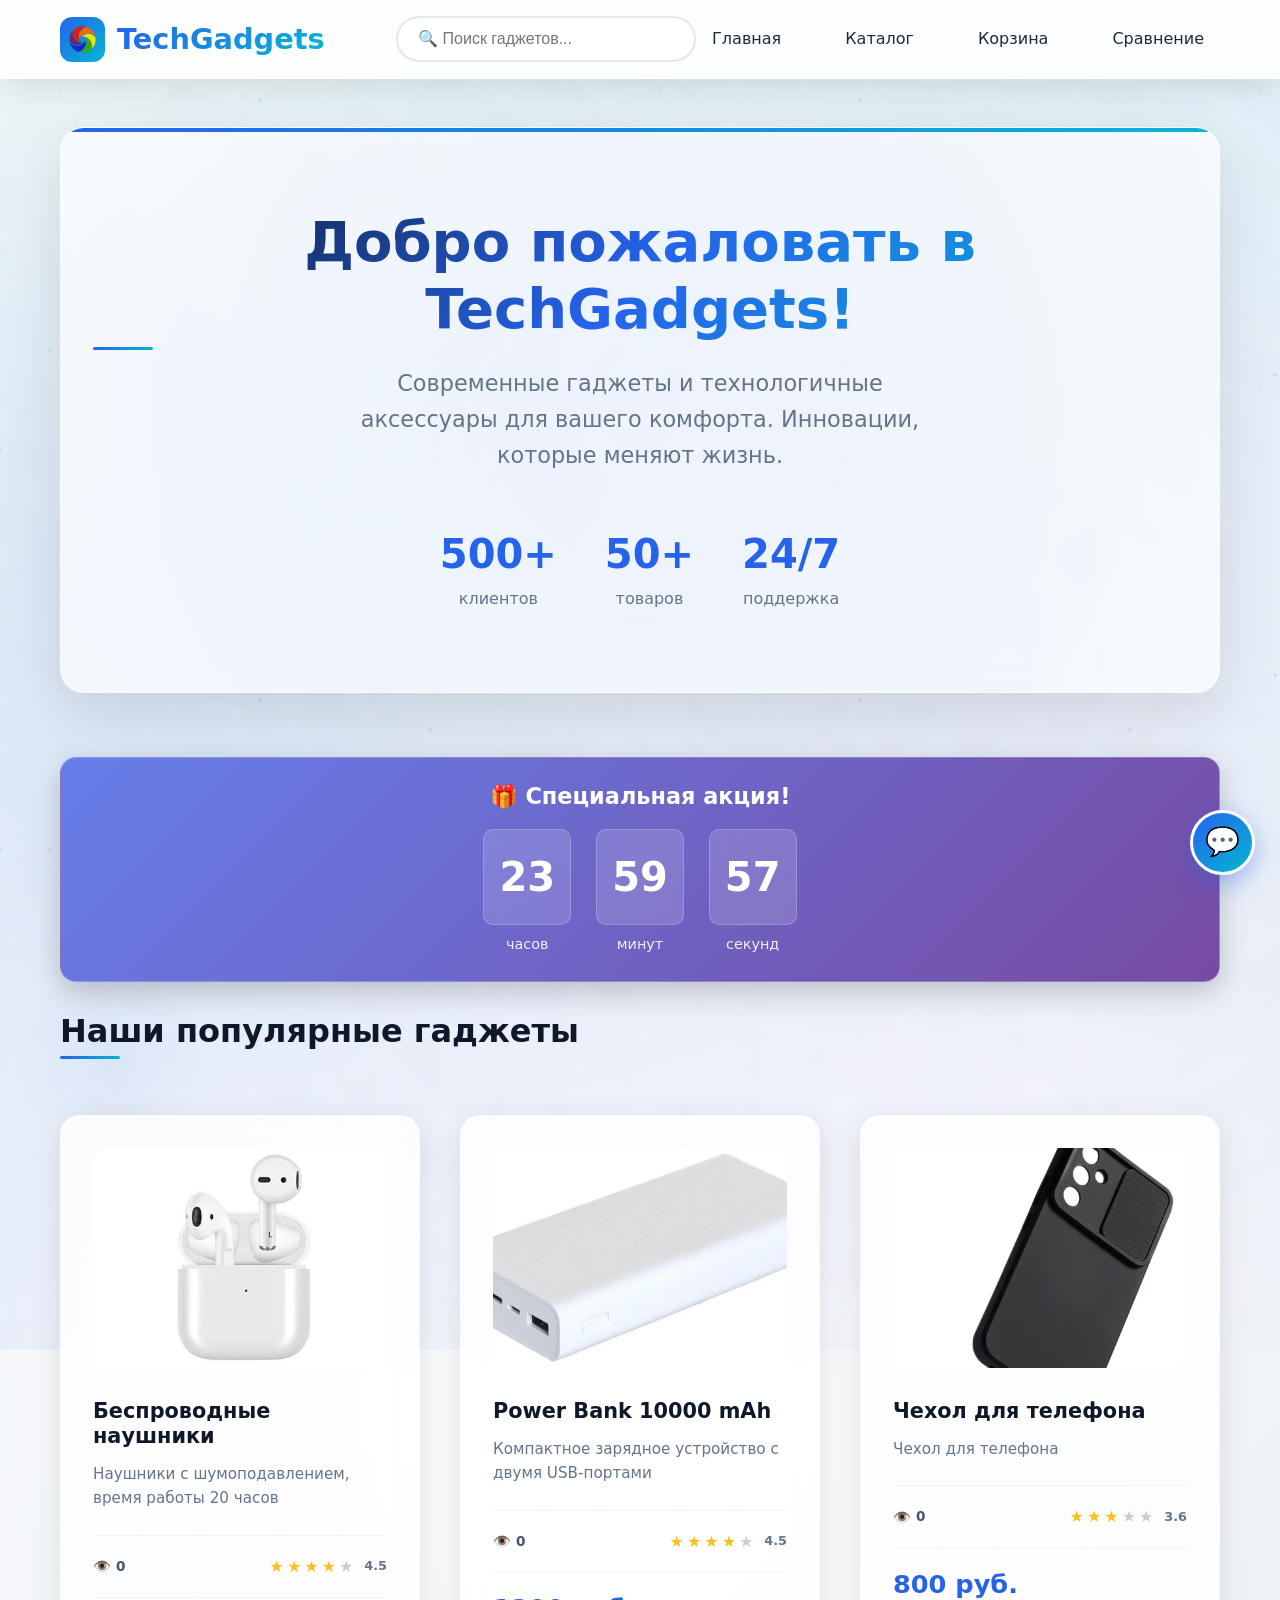
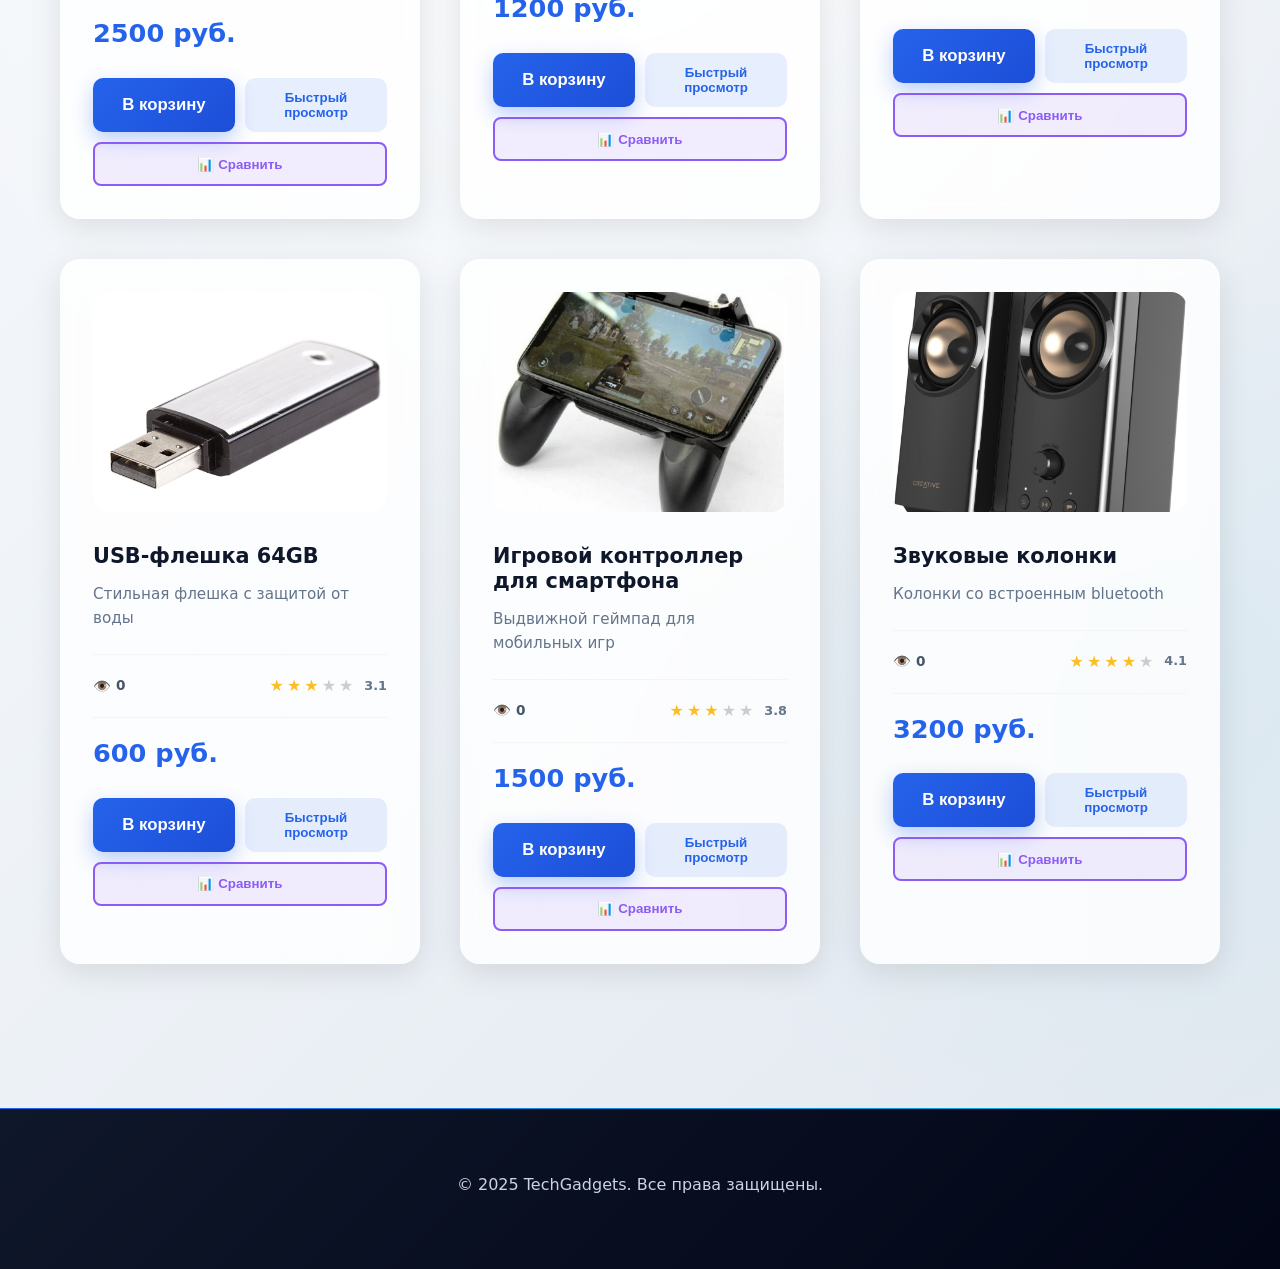
<file: My_shop/index.html>
<!DOCTYPE html>
<html lang="ru">
<head>
    <meta charset="UTF-8">
    <meta name="viewport" content="width=device-width, initial-scale=1.0">
    <title>TechGadgets - Главная</title>
    <link rel="stylesheet" href="styles/style.css">
</head>
<body>
    <!-- Анимированный фон -->
<div class="gradient-dots"></div>
<div class="waves"></div>
<!-- Мобильное меню - ВСТАВЬТЕ ЭТОТ КОД -->
    <div class="mobile-menu-toggle">
        <span></span>
        <span></span>
        <span></span>
    </div>
    
    <div class="mobile-menu-overlay"></div>
    <div class="mobile-menu">
        <div class="mobile-menu-header">
            <div class="logo">
                <img src="images/logo.png" alt="TechGadgets Логотип" onerror="this.src='https://via.placeholder.com/45x45/2563eb/ffffff?text=TG'">
                <h1>TechGadgets</h1>
            </div>
            <button class="mobile-menu-close">×</button>
        </div>
        <nav class="mobile-nav">
            <ul>
                <li><a href="index.html">🏠 Главная</a></li>
                <li><a href="catalog.html">📱 Каталог</a></li>
                <li><a href="cart.html">🛒 Корзина <span class="cart-counter">0</span></a></li>
                <li><a href="compare.html">📊 Сравнение <span class="compare-counter">0</span></a></li>
            </ul>
        </nav>
        <div class="mobile-menu-footer">
            <p>&copy; 2025 TechGadgets</p>
        </div>
    </div>
    <!-- Конец мобильного меню -->
    <!-- Шапка сайта -->
    <header>
        <div class="container">
            <div class="logo">
                <img src="images/logo.png" alt="TechGadgets Логотип" onerror="this.src='https://via.placeholder.com/45x45/2563eb/ffffff?text=TG'">
                <h1>TechGadgets</h1>
            </div>
            
            <div class="search-container">
                <input type="text" id="searchInput" placeholder="🔍 Поиск гаджетов..." class="search-input">
                <div id="searchResults" class="search-results"></div>
            </div>
            
            <nav>
    <ul>
        <li><a href="index.html">Главная</a></li>
        <li><a href="catalog.html">Каталог</a></li>
        <li><a href="cart.html">Корзина <span class="cart-counter">0</span></a></li>
        <li><a href="compare.html">Сравнение <span class="compare-counter">0</span></a></li>
    </ul>
</nav>
        </div>
    </header>

    <!-- Основное содержимое -->
    <main>
        <div class="container">
            <section class="hero">
                <h2>Добро пожаловать в TechGadgets!</h2>
                <p>Современные гаджеты и технологичные аксессуары для вашего комфорта. Инновации, которые меняют жизнь.</p>
                
                <div class="hero-stats">
                    <div class="stat">
                        <span class="stat-number">500+</span>
                        <span class="stat-label">клиентов</span>
                    </div>
                    <div class="stat">
                        <span class="stat-number">50+</span>
                        <span class="stat-label">товаров</span>
                    </div>
                    <div class="stat">
                        <span class="stat-number">24/7</span>
                        <span class="stat-label">поддержка</span>
                    </div>
                </div>
            </section>
<!-- После </section> героя, перед featured-products -->
<section class="promotion-timer">
    <h3>🎁 Специальная акция!</h3>
    <div class="timer">
        <div class="time-block">
            <span class="time-value" id="timer-hours">24</span>
            <span class="time-label">часов</span>
        </div>
        <div class="time-block">
            <span class="time-value" id="timer-minutes">00</span>
            <span class="time-label">минут</span>
        </div>
        <div class="time-block">
            <span class="time-value" id="timer-seconds">00</span>
            <span class="time-label">секунд</span>
        </div>
    </div>
</section>
                        <section class="featured-products">
                <h2>Наши популярные гаджеты</h2>
                <div class="products-grid">
                    <!-- Товары будут добавляться через JavaScript -->
                </div>
            </section>

            <!-- История просмотров -->
            <section class="recently-viewed" id="recently-viewed" style="display: none;">
                <h2>🕒 Вы недавно смотрели</h2>
                <div class="products-grid">
                    <!-- Товары будут добавляться через JavaScript -->
                </div>
            </section>
        </div>
    </main>

    <!-- === МОДАЛЬНОЕ ОКНО БЫСТРОГО ПРОСМОТРА === -->
<div id="quickViewModal" class="modal">
    <div class="modal-content">
        <span class="close-modal">&times;</span>
        <div id="quickViewContent" class="quick-view-content"></div>
    </div>
</div>

    <!-- Подвал сайта -->
    <footer>
        <div class="container">
            <p>&copy; 2025 TechGadgets. Все права защищены.</p>
        </div>
    </footer>

    <script src="scripts/script.js"></script>
<!-- Чат-бот -->
<div class="chatbot-widget">
    <div class="chatbot-toggle">💬</div>
    <div class="chatbot-container">
        <div class="chatbot-header">
            <h4>Помощник TechGadgets</h4>
            <button class="chatbot-close">×</button>
        </div>
        <div class="chatbot-messages" id="chatMessages">
            <div class="message bot-message">
                Привет! 👋 Я помощник магазина TechGadgets. Чем могу помочь?
            </div>
        </div>
        <div class="chatbot-input">
            <input type="text" id="chatInput" placeholder="Задайте вопрос о товарах...">
            <button id="sendMessage">Отпр</button>
        </div>
    </div>
</div>
</body>
</html>
</file>
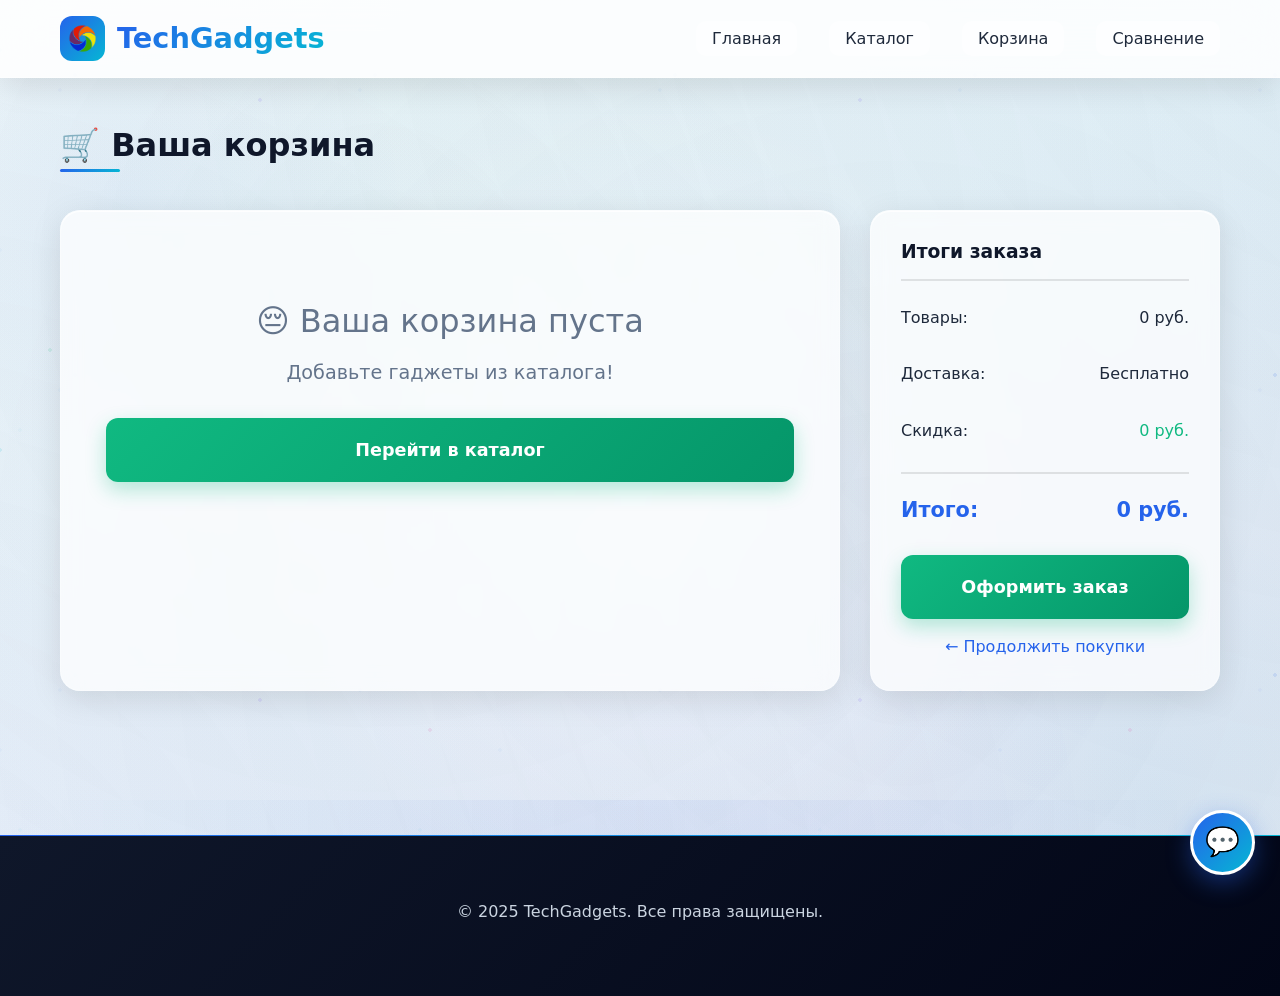
<file: My_shop/cart.html>
<!DOCTYPE html>
<html lang="ru">
<head>
    <meta charset="UTF-8">
    <meta name="viewport" content="width=device-width, initial-scale=1.0">
    <title>TechGadgets - Корзина</title>
    <link rel="stylesheet" href="styles/style.css">
</head>
<body>
    <!-- Анимированный фон -->
<div class="gradient-dots"></div>
<div class="waves"></div>
    <!-- ===== МОБИЛЬНОЕ МЕНЮ (НОВОЕ) ===== -->
    <div class="mobile-menu-toggle">
        <span></span>
        <span></span>
        <span></span>
    </div>
    
    <div class="mobile-menu-overlay"></div>
    <div class="mobile-menu">
        <div class="mobile-menu-header">
            <div class="logo">
                <img src="images/logo.png" alt="TechGadgets Логотип" onerror="this.src='https://via.placeholder.com/45x45/2563eb/ffffff?text=TG'">
                <h1>TechGadgets</h1>
            </div>
            <button class="mobile-menu-close">×</button>
        </div>
        <nav class="mobile-nav">
            <ul>
                <li><a href="index.html">🏠 Главная</a></li>
                <li><a href="catalog.html">📱 Каталог</a></li>
                <li><a href="cart.html">🛒 Корзина <span class="cart-counter">0</span></a></li>
                <li><a href="compare.html">📊 Сравнение <span class="compare-counter">0</span></a></li>
            </ul>
        </nav>
        <div class="mobile-menu-footer">
            <p>&copy; 2025 TechGadgets</p>
        </div>
    </div>
    <!-- ===== КОНЕЦ МОБИЛЬНОГО МЕНЮ ===== -->
    <header>
        <div class="container">
            <div class="logo">
                <img src="images/logo.png" alt="TechGadgets Логотип" onerror="this.src='https://via.placeholder.com/45x45/2563eb/ffffff?text=TG'">
                <h1>TechGadgets</h1>
            </div>
            <nav>
    <ul>
        <li><a href="index.html">Главная</a></li>
        <li><a href="catalog.html">Каталог</a></li>
        <li><a href="cart.html">Корзина <span class="cart-counter">0</span></a></li>
        <li><a href="compare.html">Сравнение <span class="compare-counter">0</span></a></li>
    </ul>
            </nav>
        </div>
    </header>

   <main>
    <div class="container">
        <h2>🛒 Ваша корзина</h2>
        
        <div class="cart-container">
            <div class="cart-items">
                <!-- Товары в корзине будут добавляться через JavaScript -->
                <div class="empty-cart">
                    <p>😔 Ваша корзина пуста</p>
                    <p>Добавьте гаджеты из каталога!</p>
                    <a href="catalog.html" class="checkout-btn" style="margin-top: 15px; display: inline-block; text-decoration: none;">
                        Перейти в каталог
                    </a>
                </div>
            </div>

            <div class="cart-summary">
                <h3>Итоги заказа</h3>
                <div class="summary-row">
                    <span>Товары:</span>
                    <span id="subtotal-price">0 руб.</span>
                </div>
                <div class="summary-row">
                    <span>Доставка:</span>
                    <span>Бесплатно</span>
                </div>
                <div class="summary-row">
                    <span>Скидка:</span>
                    <span style="color: var(--success);">0 руб.</span>
                </div>
                <div class="summary-row total">
                    <span>Итого:</span>
                    <span id="total-price">0 руб.</span>
                </div>
                
                <a href="order.html" class="checkout-btn">Оформить заказ</a>
                <a href="catalog.html" class="continue-shopping">← Продолжить покупки</a>
            </div>
        </div>
    </div>
</main>

    <footer>
        <div class="container">
            <p>&copy; 2025 TechGadgets. Все права защищены.</p>
        </div>
    </footer>

    <script src="scripts/script.js"></script>
<script>
    document.addEventListener('DOMContentLoaded', function() {
        console.log("📄 Загрузка корзины");
        if (typeof displayCartItems === 'function') {
            displayCartItems();
        }
    });
</script>
    <!-- Чат-бот -->
<div class="chatbot-widget">
    <div class="chatbot-toggle">💬</div>
    <div class="chatbot-container">
        <div class="chatbot-header">
            <h4>Помощник TechGadgets</h4>
            <button class="chatbot-close">×</button>
        </div>
        <div class="chatbot-messages" id="chatMessages">
            <div class="message bot-message">
                Привет! 👋 Я помощник магазина TechGadgets. Чем могу помочь?
            </div>
        </div>
        <div class="chatbot-input">
            <input type="text" id="chatInput" placeholder="Задайте вопрос о товарах...">
            <button id="sendMessage">Отпр</button>
        </div>
    </div>
</div>
</body>
</html>
</file>
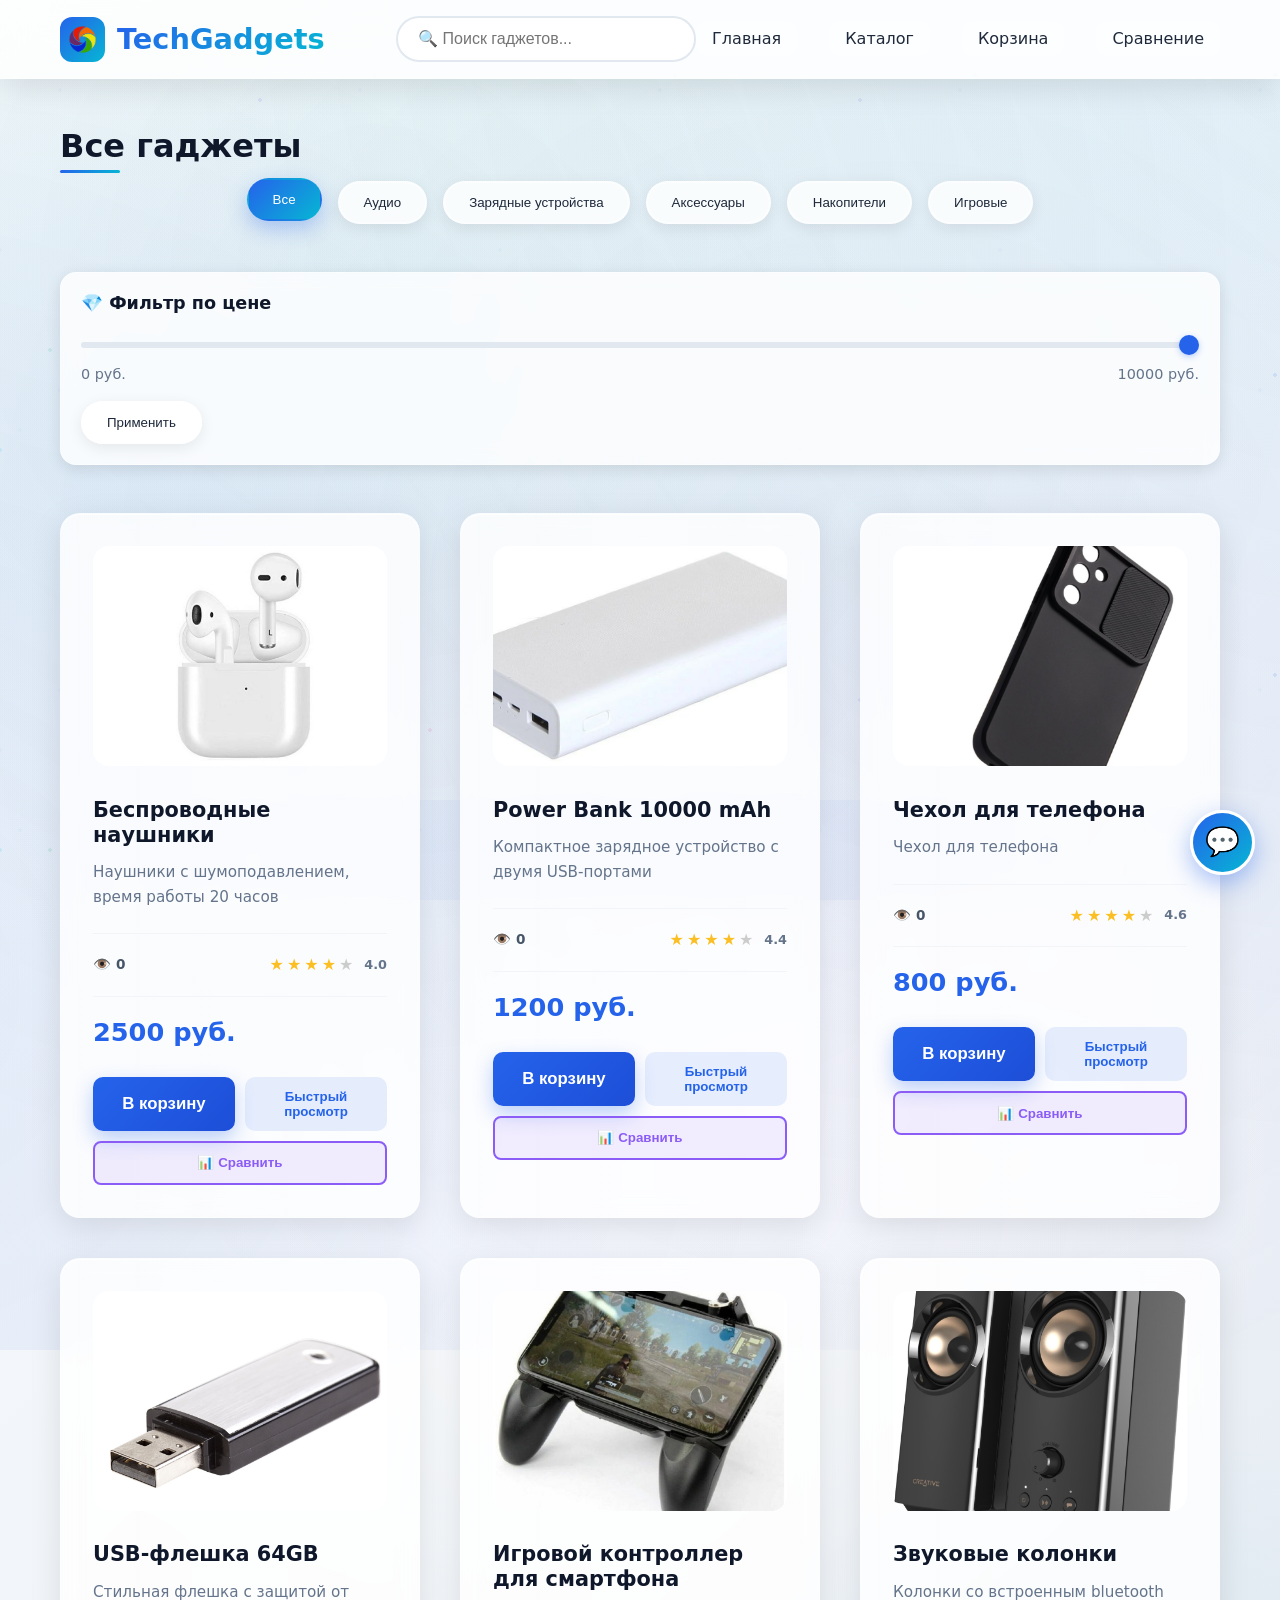
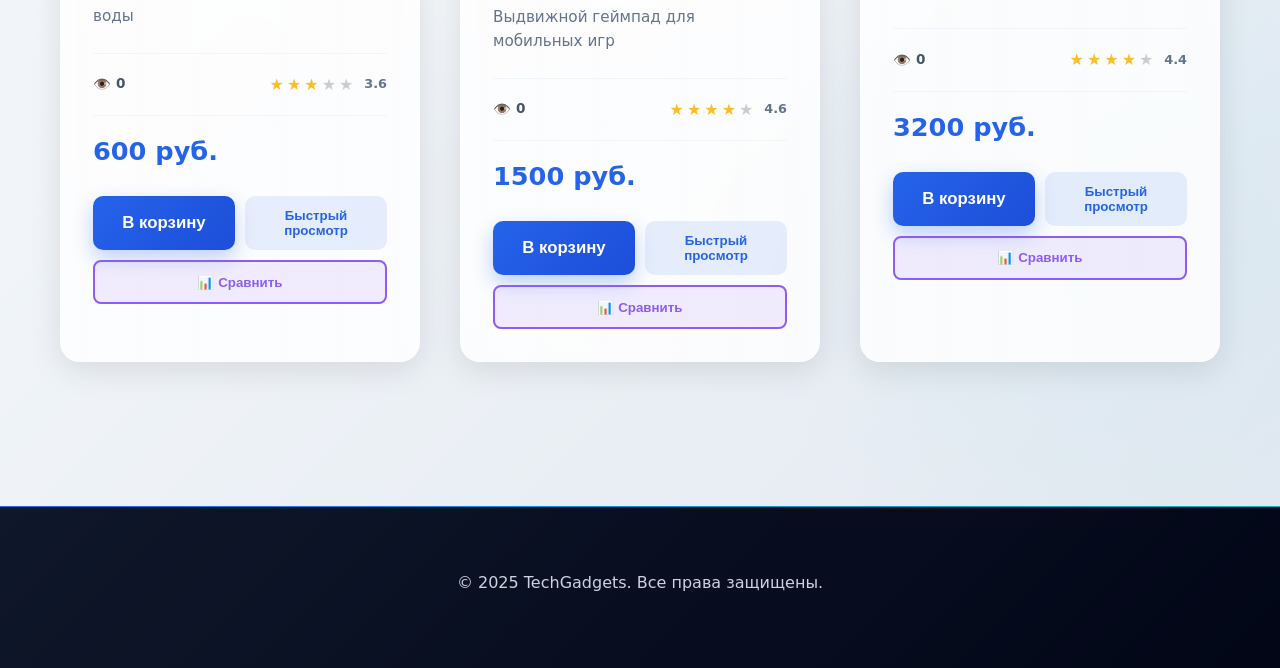
<file: My_shop/catalog.html>
<!DOCTYPE html>
<html lang="ru">
<head>
    <meta charset="UTF-8">
    <meta name="viewport" content="width=device-width, initial-scale=1.0">
    <title>TechGadgets - Каталог</title>
    <link rel="stylesheet" href="styles/style.css">
</head>
<body>
    <!-- Анимированный фон -->
<div class="gradient-dots"></div>
<div class="waves"></div>
    <!-- ===== МОБИЛЬНОЕ МЕНЮ (НОВОЕ) ===== -->
    <div class="mobile-menu-toggle">
        <span></span>
        <span></span>
        <span></span>
    </div>
    
    <div class="mobile-menu-overlay"></div>
    <div class="mobile-menu">
        <div class="mobile-menu-header">
            <div class="logo">
                <img src="images/logo.png" alt="TechGadgets Логотип" onerror="this.src='https://via.placeholder.com/45x45/2563eb/ffffff?text=TG'">
                <h1>TechGadgets</h1>
            </div>
            <button class="mobile-menu-close">×</button>
        </div>
        <nav class="mobile-nav">
            <ul>
                <li><a href="index.html">🏠 Главная</a></li>
                <li><a href="catalog.html">📱 Каталог</a></li>
                <li><a href="cart.html">🛒 Корзина <span class="cart-counter">0</span></a></li>
                <li><a href="compare.html">📊 Сравнение <span class="compare-counter">0</span></a></li>
            </ul>
        </nav>
        <div class="mobile-menu-footer">
            <p>&copy; 2025 TechGadgets</p>
        </div>
    </div>
    <!-- ===== КОНЕЦ МОБИЛЬНОГО МЕНЮ ===== -->
    <header>
        <div class="container">
            <div class="logo">
                <img src="images/logo.png" alt="TechGadgets Логотип" onerror="this.src='https://via.placeholder.com/45x45/2563eb/ffffff?text=TG'">
                <h1>TechGadgets</h1>
            </div>
            
            <div class="search-container">
                <input type="text" id="searchInput" placeholder="🔍 Поиск гаджетов..." class="search-input">
                <div id="searchResults" class="search-results"></div>
            </div>
            
            <nav>
    <ul>
        <li><a href="index.html">Главная</a></li>
        <li><a href="catalog.html">Каталог</a></li>
        <li><a href="cart.html">Корзина <span class="cart-counter">0</span></a></li>
        <li><a href="compare.html">Сравнение <span class="compare-counter">0</span></a></li>
    </ul>
</nav>
        </div>
    </header>
    <main>
        <div class="container">
            <h2>Все гаджеты</h2>
            
            <!-- Фильтры -->
            <div class="filters">
                <button class="filter-btn active">Все</button>
                <button class="filter-btn">Аудио</button>
                <button class="filter-btn">Зарядные устройства</button>
                <button class="filter-btn">Аксессуары</button>
                <button class="filter-btn">Накопители</button>
                <button class="filter-btn">Игровые</button>
            </div>

            <!-- Фильтр по цене -->
            <div class="price-filter">
                <h4>💎 Фильтр по цене</h4>
                <div class="price-range">
                    <input type="range" id="priceRange" min="0" max="10000" step="100" value="10000">
                    <div class="price-labels">
                        <span>0 руб.</span>
                        <span id="priceRangeValue">10000 руб.</span>
                    </div>
                </div>
                <button id="applyPriceFilter" class="filter-btn">Применить</button>
            </div>

            <!-- Сетка товаров -->
            <div class="products-grid">
                <!-- Товары будут добавляться через JavaScript -->
            </div>
        </div>
    </main>
  <!-- === МОДАЛЬНОЕ ОКНО БЫСТРОГО ПРОСМОТРА === -->
<div id="quickViewModal" class="modal">
    <div class="modal-content">
        <span class="close-modal">&times;</span>
        <div id="quickViewContent" class="quick-view-content"></div>
    </div>
</div>
    <footer>
        <div class="container">
            <p>&copy; 2025 TechGadgets. Все права защищены.</p>
        </div>
    </footer>

    <script src="scripts/script.js"></script>
<script>
    // Принудительный вызов отображения товаров для каталога
    document.addEventListener('DOMContentLoaded', function() {
        console.log("📄 Принудительная загрузка каталога");
        if (typeof displayProducts === 'function') {
            displayProducts();
            setupFilters();
            setupPriceFilter();
        } else {
            console.error("❌ Функция displayProducts не найдена!");
        }
    });
</script>
  
<!-- Чат-бот -->
<div class="chatbot-widget">
    <div class="chatbot-toggle">💬</div>
    <div class="chatbot-container">
        <div class="chatbot-header">
            <h4>Помощник TechGadgets</h4>
            <button class="chatbot-close">×</button>
        </div>
        <div class="chatbot-messages" id="chatMessages">
            <div class="message bot-message">
                Привет! 👋 Я помощник магазина TechGadgets. Чем могу помочь?
            </div>
        </div>
        <div class="chatbot-input">
            <input type="text" id="chatInput" placeholder="Задайте вопрос о товарах...">
            <button id="sendMessage">Отпр</button>
        </div>
    </div>
</div>
</body>
</html>
</file>
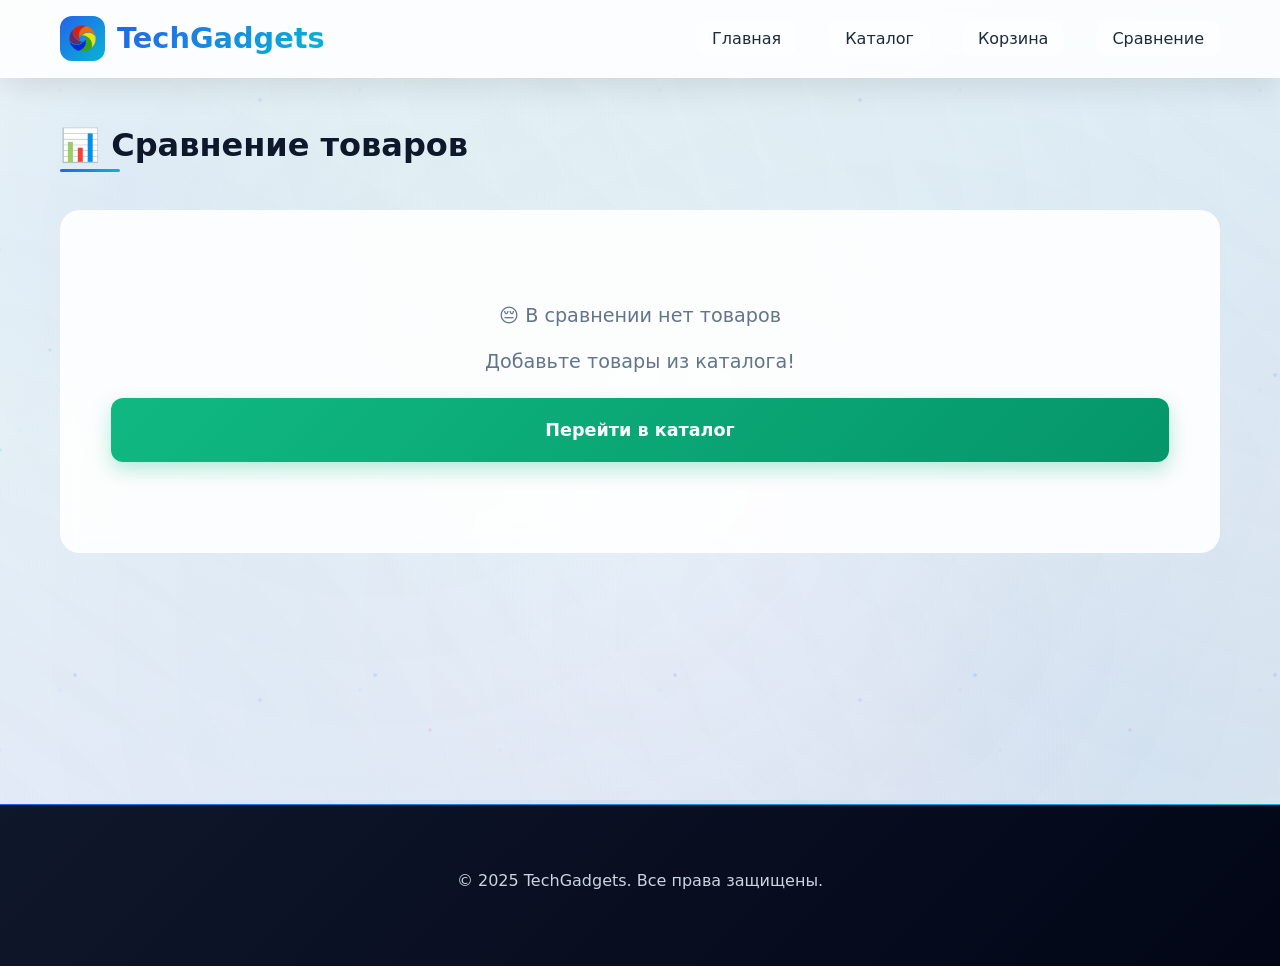
<file: My_shop/compare.html>
<!DOCTYPE html>
<html lang="ru">
<head>
    <meta charset="UTF-8">
    <meta name="viewport" content="width=device-width, initial-scale=1.0">
    <title>TechGadgets - Сравнение товаров</title>
    <link rel="stylesheet" href="styles/style.css">
</head>
<body>
    <div class="gradient-dots"></div>
    <div class="waves"></div>
        <!-- ===== МОБИЛЬНОЕ МЕНЮ (НОВОЕ) ===== -->
    <div class="mobile-menu-toggle">
        <span></span>
        <span></span>
        <span></span>
    </div>
    
    <div class="mobile-menu-overlay"></div>
    <div class="mobile-menu">
        <div class="mobile-menu-header">
            <div class="logo">
                <img src="images/logo.png" alt="TechGadgets Логотип" onerror="this.src='https://via.placeholder.com/45x45/2563eb/ffffff?text=TG'">
                <h1>TechGadgets</h1>
            </div>
            <button class="mobile-menu-close">×</button>
        </div>
        <nav class="mobile-nav">
            <ul>
                <li><a href="index.html">🏠 Главная</a></li>
                <li><a href="catalog.html">📱 Каталог</a></li>
                <li><a href="cart.html">🛒 Корзина <span class="cart-counter">0</span></a></li>
                <li><a href="compare.html">📊 Сравнение <span class="compare-counter">0</span></a></li>
            </ul>
        </nav>
        <div class="mobile-menu-footer">
            <p>&copy; 2025 TechGadgets</p>
        </div>
    </div>
    <!-- ===== КОНЕЦ МОБИЛЬНОГО МЕНЮ ===== -->
    
    <header>
        <div class="container">
            <div class="logo">
                <img src="images/logo.png" alt="TechGadgets Логотип" onerror="this.src='https://via.placeholder.com/45x45/2563eb/ffffff?text=TG'">
                <h1>TechGadgets</h1>
            </div>
            <nav>
                <ul>
                    <li><a href="index.html">Главная</a></li>
                    <li><a href="catalog.html">Каталог</a></li>
                    <li><a href="cart.html">Корзина <span class="cart-counter">0</span></a></li>
                    <li><a href="compare.html">Сравнение <span class="compare-counter">0</span></a></li>
                </ul>
            </nav>
        </div>
    </header>

    <main>
        <div class="container">
            <h2>📊 Сравнение товаров</h2>
            <div id="compareGrid" class="compare-grid">
                <!-- Товары для сравнения будут добавляться через JavaScript -->
            </div>
        </div>
    </main>

    <footer>
        <div class="container">
            <p>&copy; 2025 TechGadgets. Все права защищены.</p>
        </div>
    </footer>

    <script src="scripts/script.js"></script>
<script>
    document.addEventListener('DOMContentLoaded', function() {
        console.log("📄 Загрузка сравнения");
        // Принудительно загружаем compareItems из localStorage
        if (typeof window.compareItems !== 'undefined') {
            window.compareItems = JSON.parse(localStorage.getItem('compareItems')) || [];
            console.log("Товары в сравнении:", window.compareItems);
        }
        if (typeof setupComparePage === 'function') {
            setupComparePage();
        }
        if (typeof updateCompareCounter === 'function') {
            updateCompareCounter();
        }
    });
</script>
</body>
</html>
</file>
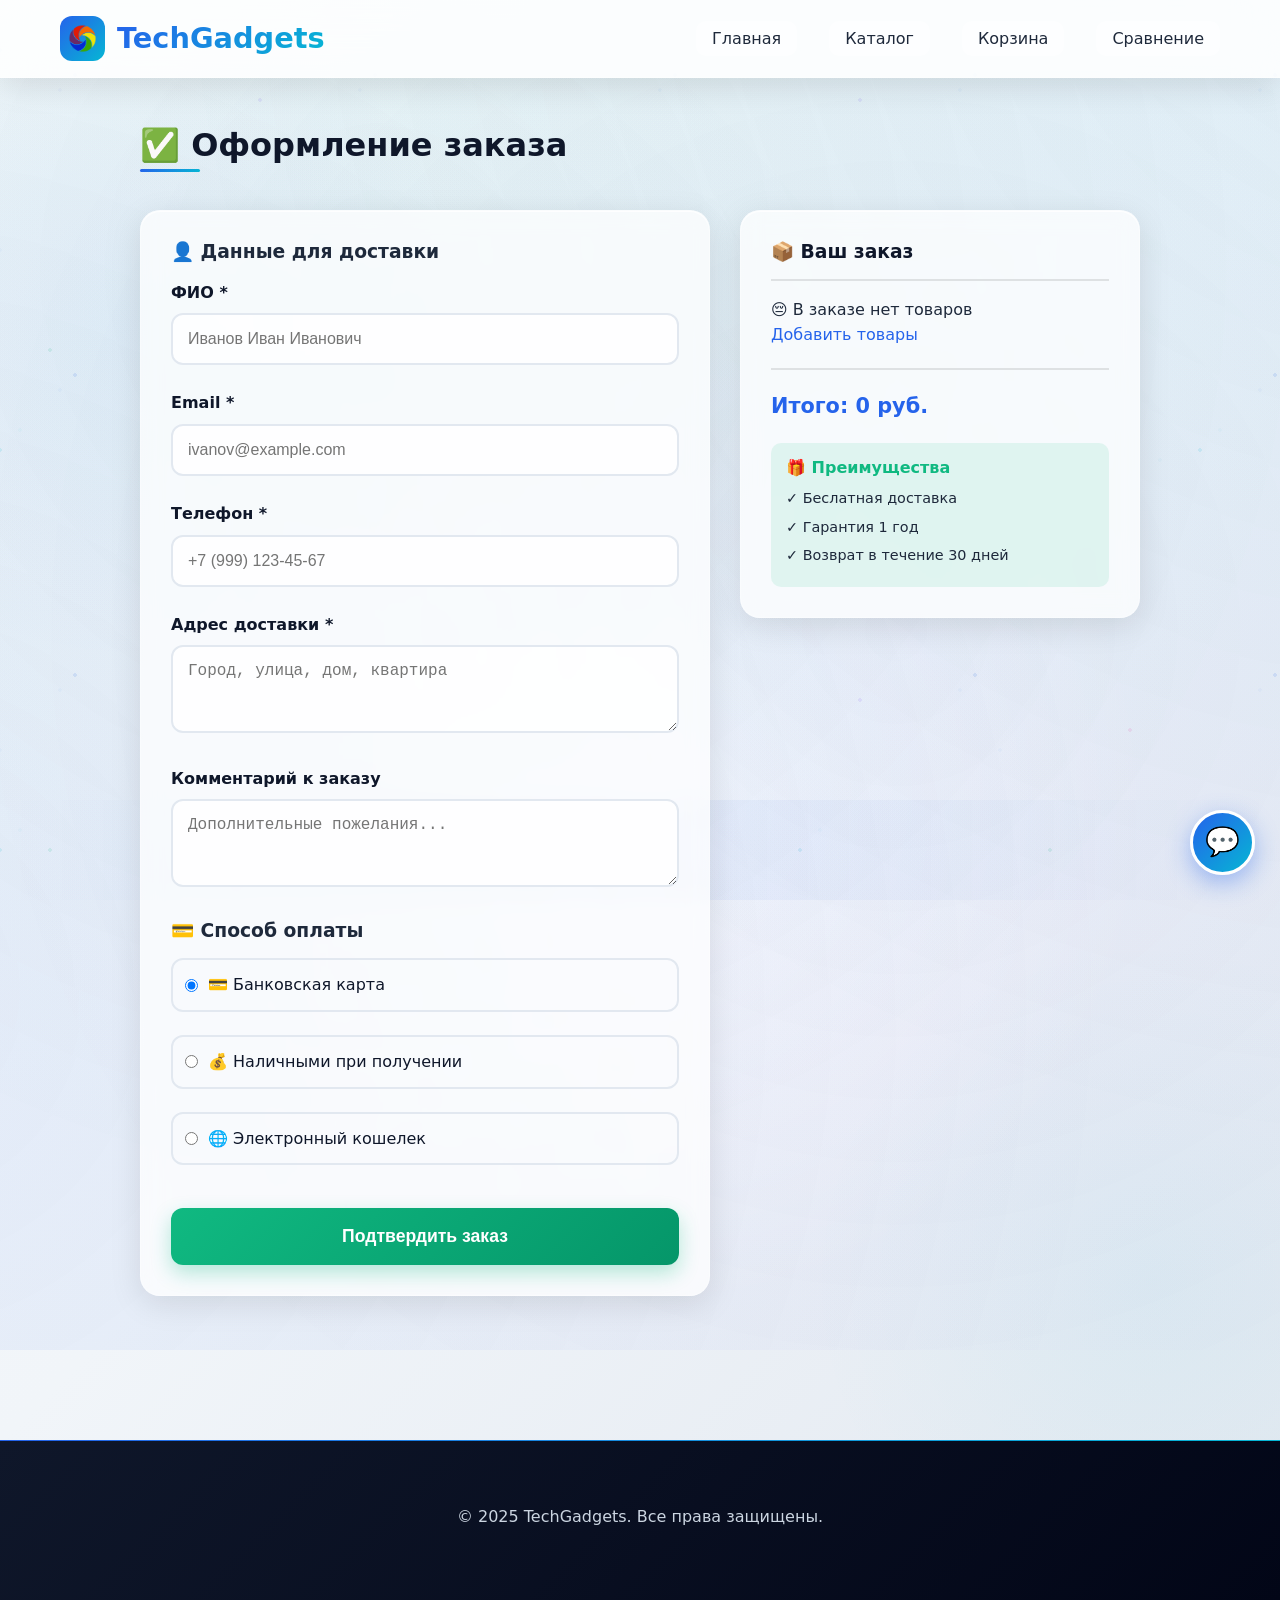
<file: My_shop/order.html>
<!DOCTYPE html>
<html lang="ru">
<head>
    <meta charset="UTF-8">
    <meta name="viewport" content="width=device-width, initial-scale=1.0">
    <title>TechGadgets - Оформление заказа</title>
    <link rel="stylesheet" href="styles/style.css">
</head>
<body>
    <!-- Анимированный фон -->
<div class="gradient-dots"></div>
<div class="waves"></div>
    <!-- ===== МОБИЛЬНОЕ МЕНЮ (НОВОЕ) ===== -->
    <div class="mobile-menu-toggle">
        <span></span>
        <span></span>
        <span></span>
    </div>
    
    <div class="mobile-menu-overlay"></div>
    <div class="mobile-menu">
        <div class="mobile-menu-header">
            <div class="logo">
                <img src="images/logo.png" alt="TechGadgets Логотип" onerror="this.src='https://via.placeholder.com/45x45/2563eb/ffffff?text=TG'">
                <h1>TechGadgets</h1>
            </div>
            <button class="mobile-menu-close">×</button>
        </div>
        <nav class="mobile-nav">
            <ul>
                <li><a href="index.html">🏠 Главная</a></li>
                <li><a href="catalog.html">📱 Каталог</a></li>
                <li><a href="cart.html">🛒 Корзина <span class="cart-counter">0</span></a></li>
                <li><a href="compare.html">📊 Сравнение <span class="compare-counter">0</span></a></li>
            </ul>
        </nav>
        <div class="mobile-menu-footer">
            <p>&copy; 2025 TechGadgets</p>
        </div>
    </div>
    <!-- ===== КОНЕЦ МОБИЛЬНОГО МЕНЮ ===== -->
    <header>
        <div class="container">
            <div class="logo">
                <img src="images/logo.png" alt="TechGadgets Логотип" onerror="this.src='https://via.placeholder.com/45x45/2563eb/ffffff?text=TG'">
                <h1>TechGadgets</h1>
            </div>
            <nav>
    <ul>
        <li><a href="index.html">Главная</a></li>
        <li><a href="catalog.html">Каталог</a></li>
        <li><a href="cart.html">Корзина <span class="cart-counter">0</span></a></li>
        <li><a href="compare.html">Сравнение <span class="compare-counter">0</span></a></li>
    </ul>
</nav>
        </div>
    </header>

  <main>
    <div class="container">
        <div class="order-container">
            <h2>✅ Оформление заказа</h2>
            
            <div class="order-grid">
                <!-- Форма заказа -->
                <form class="order-form" id="order-form">
                    <h3>👤 Данные для доставки</h3>
                    
                    <div class="form-group">
                        <label for="fullname">ФИО *</label>
                        <input type="text" id="fullname" name="fullname" required placeholder="Иванов Иван Иванович">
                    </div>

                    <div class="form-group">
                        <label for="email">Email *</label>
                        <input type="email" id="email" name="email" required placeholder="ivanov@example.com">
                    </div>

                    <div class="form-group">
                        <label for="phone">Телефон *</label>
                        <input type="tel" id="phone" name="phone" required placeholder="+7 (999) 123-45-67">
                    </div>

                    <div class="form-group">
                        <label for="address">Адрес доставки *</label>
                        <textarea id="address" name="address" required placeholder="Город, улица, дом, квартира" rows="3"></textarea>
                    </div>

                    <div class="form-group">
                        <label for="comment">Комментарий к заказу</label>
                        <textarea id="comment" name="comment" placeholder="Дополнительные пожелания..." rows="3"></textarea>
                    </div>

                    <h3>💳 Способ оплаты</h3>
                    <div class="form-group">
                        <div class="payment-methods">
                            <label>
                                <input type="radio" name="payment" value="card" checked> 
                                💳 Банковская карта
                            </label>
                            <label>
                                <input type="radio" name="payment" value="cash"> 
                                💰 Наличными при получении
                            </label>
                            <label>
                                <input type="radio" name="payment" value="online"> 
                                🌐 Электронный кошелек
                            </label>
                        </div>
                    </div>

                    <button type="submit" class="submit-order-btn">Подтвердить заказ</button>
                </form>

                <!-- Боковая панель с информацией о заказе -->
                <div class="order-summary-sidebar">
                    <h3>📦 Ваш заказ</h3>
                    <div id="order-items">
                        <div class="empty-order">
                            <p>Нет товаров в заказе</p>
                            <a href="catalog.html" style="color: var(--primary); text-decoration: none;">Добавить товары</a>
                        </div>
                    </div>
                    <div class="order-total">
                        <strong>Итого: <span id="order-total-price">0</span> руб.</strong>
                    </div>
                    
                    <div style="margin-top: 20px; padding: 15px; background: rgba(16, 185, 129, 0.1); border-radius: 10px;">
                        <h4 style="margin: 0 0 10px 0; color: var(--success);">🎁 Преимущества</h4>
                        <p style="margin: 5px 0; font-size: 0.9rem;">✓ Беслатная доставка</p>
                        <p style="margin: 5px 0; font-size: 0.9rem;">✓ Гарантия 1 год</p>
                        <p style="margin: 5px 0; font-size: 0.9rem;">✓ Возврат в течение 30 дней</p>
                    </div>
                </div>
            </div>
        </div>
    </div>
</main>

    <footer>
        <div class="container">
            <p>&copy; 2025 TechGadgets. Все права защищены.</p>
        </div>
    </footer>

    <script src="scripts/script.js"></script>
<script>
    document.addEventListener('DOMContentLoaded', function() {
        console.log("📄 Загрузка оформления заказа");
        if (typeof displayOrderSummary === 'function') {
            displayOrderSummary();
        }
        if (typeof setupOrderForm === 'function') {
            setupOrderForm();
        }
    });
</script>
    <!-- Чат-бот -->
<div class="chatbot-widget">
    <div class="chatbot-toggle">💬</div>
    <div class="chatbot-container">
        <div class="chatbot-header">
            <h4>Помощник TechGadgets</h4>
            <button class="chatbot-close">×</button>
        </div>
        <div class="chatbot-messages" id="chatMessages">
            <div class="message bot-message">
                Привет! 👋 Я помощник магазина TechGadgets. Чем могу помочь?
            </div>
        </div>
        <div class="chatbot-input">
            <input type="text" id="chatInput" placeholder="Задайте вопрос о товарах...">
            <button id="sendMessage">Отпр</button>
        </div>
    </div>
</div>
</body>
</html>
</file>
<file: My_shop/styles/style.css>
/* ===== АНИМИРОВАННЫЙ ГРАДИЕНТНЫЙ ФОН ===== */
body {
    min-height: 100vh;
    font-family: 'Inter', 'Segoe UI', system-ui, sans-serif;
    line-height: 1.6;
    color: var(--text);
    overflow-x: hidden;
    position: relative;
}

/* Основной анимированный градиент */
body::before {
    content: '';
    position: fixed;
    top: 0;
    left: 0;
    width: 100%;
    height: 100%;
    background: 
        linear-gradient(45deg, 
            rgba(37, 99, 235, 0.1) 0%, 
            rgba(6, 182, 212, 0.15) 25%, 
            rgba(16, 185, 129, 0.1) 50%, 
            rgba(139, 92, 246, 0.15) 75%, 
            rgba(236, 72, 153, 0.1) 100%);
    background-size: 400% 400%;
    animation: gradientShift 15s ease infinite;
    z-index: -2;
}

/* Дополнительные анимированные элементы */
body::after {
    content: '';
    position: fixed;
    top: -50%;
    left: -50%;
    width: 200%;
    height: 200%;
    background: 
        radial-gradient(circle at 20% 80%, rgba(37, 99, 235, 0.08) 0%, transparent 50%),
        radial-gradient(circle at 80% 20%, rgba(6, 182, 212, 0.08) 0%, transparent 50%),
        radial-gradient(circle at 40% 40%, rgba(16, 185, 129, 0.06) 0%, transparent 50%),
        radial-gradient(circle at 60% 60%, rgba(139, 92, 246, 0.06) 0%, transparent 50%);
    animation: floatBackground 20s ease-in-out infinite;
    z-index: -1;
}

/* Анимация для основного градиента */
@keyframes gradientShift {
    0% {
        background-position: 0% 50%;
    }
    50% {
        background-position: 100% 50%;
    }
    100% {
        background-position: 0% 50%;
    }
}

/* Анимация для плавающих элементов */
@keyframes floatBackground {
    0%, 100% {
        transform: translate(0, 0) rotate(0deg);
    }
    33% {
        transform: translate(30px, -30px) rotate(120deg);
    }
    66% {
        transform: translate(-20px, 20px) rotate(240deg);
    }
}

/* Пульсирующие точки */
.gradient-dots {
    position: fixed;
    top: 0;
    left: 0;
    width: 100%;
    height: 100%;
    background-image: 
        radial-gradient(circle at 25% 25%, rgba(37, 99, 235, 0.3) 2px, transparent 0),
        radial-gradient(circle at 75% 75%, rgba(6, 182, 212, 0.3) 2px, transparent 0),
        radial-gradient(circle at 50% 10%, rgba(16, 185, 129, 0.3) 2px, transparent 0),
        radial-gradient(circle at 10% 50%, rgba(139, 92, 246, 0.3) 2px, transparent 0),
        radial-gradient(circle at 90% 90%, rgba(236, 72, 153, 0.3) 2px, transparent 0);
    background-size: 
        300px 300px,
        400px 400px,
        500px 500px,
        600px 600px,
        700px 700px;
    background-position: 
        0 0,
        100px 150px,
        300px 300px,
        200px 400px,
        500px 100px;
    animation: dotsMove 25s linear infinite;
    z-index: -1;
    opacity: 0.4;
}

@keyframes dotsMove {
    0% {
        transform: translate(0, 0);
    }
    100% {
        transform: translate(100px, 50px);
    }
}

/* Улучшаем читаемость контента поверх анимированного фона */
header {
    background: rgba(255, 255, 255, 0.85) !important;
    backdrop-filter: blur(20px);
    border-bottom: 1px solid rgba(255, 255, 255, 0.3);
}

.hero,
.cart-items,
.cart-summary,
.order-form,
.order-summary-sidebar,
.product-card,
.promotion-timer {
    background: rgba(255, 255, 255, 0.75) !important;
    backdrop-filter: blur(15px);
    border: 1px solid rgba(255, 255, 255, 0.4);
}

/* Улучшаем контрастность текста */
.hero h2,
.hero p,
.cart-summary h3,
.order-form h3,
.order-summary-sidebar h3,
.product-card h3 {
    position: relative;
    z-index: 1;
}

/* Анимированные волны */
.waves {
    position: fixed;
    bottom: 0;
    left: 0;
    width: 100%;
    height: 100px;
    background: 
        linear-gradient(90deg, 
            transparent 0%, 
            rgba(37, 99, 235, 0.1) 50%, 
            transparent 100%);
    animation: waveAnimation 8s ease-in-out infinite;
    z-index: -1;
    opacity: 0.6;
}

@keyframes waveAnimation {
    0%, 100% {
        transform: translateX(0) scaleY(1);
        opacity: 0.6;
    }
    50% {
        transform: translateX(-50px) scaleY(1.2);
        opacity: 0.8;
    }
}

/* Адаптивность для фона */
@media (max-width: 768px) {
    body::before {
        animation-duration: 20s;
    }
    
    body::after {
        animation-duration: 25s;
    }
    
    .gradient-dots {
        opacity: 0.2;
    }
}
/* ===== СБРОС СТИЛЕЙ И БАЗОВЫЕ НАСТРОЙКИ ===== */
* {
    margin: 0;
    padding: 0;
    box-sizing: border-box;
}

:root {
    --primary: #2563eb;
    --primary-dark: #1d4ed8;
    --secondary: #06b6d4;
    --dark: #0f172a;
    --darker: #020617;
    --light: #f8fafc;
    --text: #1e293b;
    --text-light: #64748b;
    --white: #ffffff;
    --gray: #e2e8f0;
    --success: #10b981;
    --error: #ef4444;
}

body {
    font-family: 'Inter', 'Segoe UI', system-ui, sans-serif;
    line-height: 1.6;
    color: var(--text);
    background: 
        radial-gradient(circle at 10% 20%, rgba(37, 99, 235, 0.05) 0%, transparent 20%),
        radial-gradient(circle at 90% 80%, rgba(6, 182, 212, 0.05) 0%, transparent 20%),
        radial-gradient(circle at 50% 50%, rgba(255, 255, 255, 0.8) 0%, transparent 50%),
        linear-gradient(135deg, #f8fafc 0%, #f1f5f9 50%, #e2e8f0 100%);
    min-height: 100vh;
    position: relative;
    overflow-x: hidden;
}

/* Фоновые декоративные элементы */
body::before {
    content: '';
    position: fixed;
    top: 0;
    left: 0;
    width: 100%;
    height: 100%;
    background-image: 
        radial-gradient(circle at 20% 30%, rgba(37, 99, 235, 0.03) 2px, transparent 2px),
        radial-gradient(circle at 80% 70%, rgba(6, 182, 212, 0.03) 2px, transparent 2px),
        radial-gradient(circle at 40% 90%, rgba(37, 99, 235, 0.03) 2px, transparent 2px),
        radial-gradient(circle at 60% 10%, rgba(6, 182, 212, 0.03) 2px, transparent 2px);
    background-size: 300px 300px, 400px 400px, 500px 500px, 600px 600px;
    background-position: 0 0, 100px 150px, 300px 300px, 200px 400px;
    z-index: -1;
    animation: float 20s ease-in-out infinite;
}

@keyframes float {
    0%, 100% {
        transform: translateY(0px) rotate(0deg);
    }
    50% {
        transform: translateY(-20px) rotate(1deg);
    }
}

/* ===== ТИПОГРАФИЯ ===== */
h1, h2, h3, h4, h5, h6 {
    font-weight: 700;
    line-height: 1.2;
    margin-bottom: 1rem;
}

h1 {
    font-size: 2.5rem;
    background: linear-gradient(135deg, var(--primary) 0%, var(--secondary) 100%);
    -webkit-background-clip: text;
    -webkit-text-fill-color: transparent;
    background-clip: text;
}

h2 {
    font-size: 2rem;
    color: var(--dark);
    position: relative;
    display: inline-block;
}

h2::after {
    content: '';
    position: absolute;
    bottom: -8px;
    left: 0;
    width: 60px;
    height: 3px;
    background: linear-gradient(135deg, var(--primary) 0%, var(--secondary) 100%);
    border-radius: 2px;
}

/* ===== КОНТЕЙНЕР ===== */
.container {
    max-width: 1200px;
    margin: 0 auto;
    padding: 0 20px;
}

/* ===== ШАПКА САЙТА ===== */
header {
    background: rgba(255, 255, 255, 0.95);
    backdrop-filter: blur(20px);
    border-bottom: 1px solid rgba(255, 255, 255, 0.3);
    box-shadow: 0 8px 32px rgba(0, 0, 0, 0.1);
    position: sticky;
    top: 0;
    z-index: 1000;
}

header .container {
    display: flex;
    justify-content: space-between;
    align-items: center;
    padding: 1rem 20px;
}

header .logo {
    display: flex;
    align-items: center;
    gap: 12px;
    text-decoration: none;
}

header .logo img {
    width: 45px;
    height: 45px;
    border-radius: 12px;
    background: linear-gradient(135deg, var(--primary) 0%, var(--secondary) 100%);
    padding: 8px;
}

header .logo h1 {
    font-size: 1.8rem;
    margin-bottom: 0;
}

nav ul {
    display: flex;
    list-style: none;
    gap: 2rem;
    align-items: center;
}

nav a {
    color: var(--text);
    text-decoration: none;
    font-weight: 500;
    padding: 0.5rem 1rem;
    border-radius: 10px;
    transition: all 0.3s ease;
    position: relative;
    background: rgba(255, 255, 255, 0.5);
    backdrop-filter: blur(10px);
}

nav a:hover {
    color: var(--primary);
    background: rgba(37, 99, 235, 0.1);
    transform: translateY(-2px);
    box-shadow: 0 5px 15px rgba(37, 99, 235, 0.2);
}

/* ===== ОСНОВНОЕ СОДЕРЖИМОЕ ===== */
main {
    min-height: 70vh;
    padding: 3rem 0;
    position: relative;
}

/* ===== ГЛАВНЫЙ БАННЕР ===== */
.hero {
    text-align: center;
    padding: 5rem 2rem;
    background: linear-gradient(135deg, 
        rgba(255, 255, 255, 0.9) 0%, 
        rgba(248, 250, 252, 0.9) 100%);
    border-radius: 24px;
    margin-bottom: 4rem;
    box-shadow: 
        0 20px 60px rgba(0, 0, 0, 0.1),
        inset 0 1px 0 rgba(255, 255, 255, 0.8);
    border: 1px solid rgba(255, 255, 255, 0.4);
    position: relative;
    overflow: hidden;
    backdrop-filter: blur(10px);
}

.hero::before {
    content: '';
    position: absolute;
    top: 0;
    left: 0;
    right: 0;
    height: 4px;
    background: linear-gradient(135deg, var(--primary) 0%, var(--secondary) 100%);
}

.hero::after {
    content: '';
    position: absolute;
    top: -50%;
    left: -50%;
    width: 200%;
    height: 200%;
    background: radial-gradient(circle, rgba(37, 99, 235, 0.05) 0%, transparent 70%);
    animation: rotate 20s linear infinite;
}

@keyframes rotate {
    from {
        transform: rotate(0deg);
    }
    to {
        transform: rotate(360deg);
    }
}

.hero h2 {
    font-size: 3.5rem;
    margin-bottom: 1.5rem;
    background: linear-gradient(135deg, var(--dark) 0%, var(--primary) 50%, var(--secondary) 100%);
    -webkit-background-clip: text;
    -webkit-text-fill-color: transparent;
    background-clip: text;
    position: relative;
    z-index: 2;
}

.hero p {
    font-size: 1.4rem;
    color: var(--text-light);
    max-width: 600px;
    margin: 0 auto 2rem;
    line-height: 1.6;
    position: relative;
    z-index: 2;
}

.hero-stats {
    display: flex;
    justify-content: center;
    gap: 3rem;
    margin-top: 3rem;
    position: relative;
    z-index: 2;
}

.stat {
    text-align: center;
}

.stat-number {
    font-size: 2.5rem;
    font-weight: 700;
    color: var(--primary);
    display: block;
}

.stat-label {
    font-size: 1rem;
    color: var(--text-light);
    font-weight: 500;
}

/* ===== СЕТКА ТОВАРОВ ===== */
.featured-products {
    position: relative;
}

.featured-products::before {
    content: '';
    position: absolute;
    top: -50px;
    left: -50px;
    width: 200px;
    height: 200px;
    background: radial-gradient(circle, rgba(37, 99, 235, 0.05) 0%, transparent 70%);
    border-radius: 50%;
    z-index: -1;
}

.products-grid {
    display: grid;
    grid-template-columns: repeat(auto-fit, minmax(320px, 1fr));
    gap: 2.5rem;
    margin-top: 3rem;
    position: relative;
}

/* ===== КАРТОЧКА ТОВАРА ===== */
.product-card {
    background: linear-gradient(135deg, 
        rgba(255, 255, 255, 0.9) 0%, 
        rgba(248, 250, 252, 0.9) 100%);
    border-radius: 20px;
    padding: 2rem;
    box-shadow: 
        0 8px 32px rgba(0, 0, 0, 0.1),
        inset 0 1px 0 rgba(255, 255, 255, 0.8);
    transition: all 0.4s ease;
    border: 1px solid rgba(255, 255, 255, 0.3);
    position: relative;
    overflow: hidden;
    backdrop-filter: blur(10px);
}

.product-card::before {
    content: '';
    position: absolute;
    top: 0;
    left: 0;
    right: 0;
    height: 4px;
    background: linear-gradient(135deg, var(--primary) 0%, var(--secondary) 100%);
    transform: scaleX(0);
    transition: transform 0.4s ease;
}

.product-card::after {
    content: '';
    position: absolute;
    top: -100%;
    left: -100%;
    width: 300%;
    height: 300%;
    background: linear-gradient(45deg, 
        transparent, 
        rgba(255, 255, 255, 0.3), 
        transparent);
    transition: all 0.6s ease;
    transform: rotate(45deg);
}

.product-card:hover::before {
    transform: scaleX(1);
}

.product-card:hover::after {
    top: -50%;
    left: -50%;
}

.product-card:hover {
    transform: translateY(-12px) scale(1.02);
    box-shadow: 
        0 25px 50px rgba(0, 0, 0, 0.15),
        inset 0 1px 0 rgba(255, 255, 255, 0.8);
}

.product-card img {
    width: 100%;
    height: 220px;
    object-fit: cover;
    border-radius: 16px;
    margin-bottom: 1.5rem;
    transition: transform 0.4s ease;
    position: relative;
    z-index: 2;
}

.product-card:hover img {
    transform: scale(1.08);
}

.product-card h3 {
    font-size: 1.3rem;
    margin-bottom: 0.8rem;
    color: var(--dark);
    position: relative;
    z-index: 2;
}

.product-card .description {
    color: var(--text-light);
    font-size: 0.95rem;
    margin-bottom: 1.5rem;
    line-height: 1.6;
    position: relative;
    z-index: 2;
}

.price {
    font-size: 1.6rem;
    font-weight: 700;
    color: var(--primary);
    margin-bottom: 1.5rem;
    position: relative;
    z-index: 2;
}

/* ===== КНОПКИ ===== */
.add-to-cart {
    background: linear-gradient(135deg, var(--primary) 0%, var(--primary-dark) 100%);
    color: var(--white);
    border: none;
    padding: 14px 28px;
    border-radius: 12px;
    font-weight: 600;
    cursor: pointer;
    transition: all 0.4s ease;
    width: 100%;
    font-size: 1.05rem;
    position: relative;
    overflow: hidden;
    z-index: 2;
    box-shadow: 0 8px 20px rgba(37, 99, 235, 0.3);
}

.add-to-cart::before {
    content: '';
    position: absolute;
    top: 0;
    left: -100%;
    width: 100%;
    height: 100%;
    background: linear-gradient(90deg, transparent, rgba(255,255,255,0.3), transparent);
    transition: left 0.6s;
}

.add-to-cart:hover::before {
    left: 100%;
}

.add-to-cart:hover {
    transform: translateY(-3px);
    box-shadow: 0 12px 25px rgba(37, 99, 235, 0.4);
}

/* ===== ФИЛЬТРЫ ===== */
.filters {
    display: flex;
    justify-content: center;
    gap: 1rem;
    margin-bottom: 3rem;
    flex-wrap: wrap;
}

.filter-btn {
    background: rgba(255, 255, 255, 0.8);
    backdrop-filter: blur(10px);
    border: 2px solid rgba(255, 255, 255, 0.5);
    color: var(--text);
    padding: 12px 24px;
    border-radius: 25px;
    cursor: pointer;
    transition: all 0.3s ease;
    font-weight: 500;
    box-shadow: 0 4px 15px rgba(0, 0, 0, 0.08);
}

.filter-btn:hover,
.filter-btn.active {
    background: linear-gradient(135deg, var(--primary) 0%, var(--secondary) 100%);
    color: var(--white);
    border-color: transparent;
    transform: translateY(-3px);
    box-shadow: 0 8px 20px rgba(37, 99, 235, 0.3);
}

/* ===== КОРЗИНА И ФОРМЫ (остаются без значительных изменений, но с обновленными тенями) ===== */
.cart-items,
.order-summary,
.order-form,
.cart-summary {
    background: linear-gradient(135deg, 
        rgba(255, 255, 255, 0.9) 0%, 
        rgba(248, 250, 252, 0.9) 100%);
    backdrop-filter: blur(10px);
    border-radius: 20px;
    box-shadow: 
        0 8px 32px rgba(0, 0, 0, 0.1),
        inset 0 1px 0 rgba(255, 255, 255, 0.8);
    border: 1px solid rgba(255, 255, 255, 0.3);
}

/* ===== ПОДВАЛ ===== */
footer {
    background: linear-gradient(135deg, var(--dark) 0%, var(--darker) 100%);
    color: var(--white);
    text-align: center;
    padding: 4rem 0;
    margin-top: 6rem;
    position: relative;
}

footer::before {
    content: '';
    position: absolute;
    top: 0;
    left: 0;
    right: 0;
    height: 1px;
    background: linear-gradient(135deg, var(--primary) 0%, var(--secondary) 100%);
}

footer p {
    margin-bottom: 0.5rem;
    color: #cbd5e1;
}

/* ===== УВЕДОМЛЕНИЯ ===== */
@keyframes slideIn {
    from {
        transform: translateX(100%);
        opacity: 0;
    }
    to {
        transform: translateX(0);
        opacity: 1;
    }
}

.notification {
    position: fixed;
    top: 20px;
    right: 20px;
    background: linear-gradient(135deg, var(--success) 0%, #059669 100%);
    color: var(--white);
    padding: 16px 24px;
    border-radius: 16px;
    z-index: 1000;
    animation: slideIn 0.3s ease;
    box-shadow: 0 15px 35px rgba(0, 0, 0, 0.2);
    font-weight: 500;
    backdrop-filter: blur(10px);
    border: 1px solid rgba(255, 255, 255, 0.2);
}

/* ===== АДАПТИВНОСТЬ ===== */
@media (max-width: 768px) {
    .hero {
        padding: 3rem 1rem;
    }
    
    .hero h2 {
        font-size: 2.5rem;
    }
    
    .hero-stats {
        gap: 2rem;
        flex-wrap: wrap;
    }
    
    .stat-number {
        font-size: 2rem;
    }
    
    .products-grid {
        grid-template-columns: 1fr;
        gap: 2rem;
    }
}

/* ===== ДОПОЛНИТЕЛЬНЫЕ АНИМАЦИИ ===== */
@keyframes fadeInUp {
    from {
        opacity: 0;
        transform: translateY(30px);
    }
    to {
        opacity: 1;
        transform: translateY(0);
    }
}

.product-card {
    animation: fadeInUp 0.6s ease;
}

.hero h2,
.hero p,
.hero-stats {
    animation: fadeInUp 0.8s ease;
}
/* === ПОИСК ТОВАРОВ === */
.search-container {
    position: relative;
    margin-left: auto;
}

.search-input {
    padding: 12px 20px;
    border: 2px solid #e2e8f0;
    border-radius: 25px;
    width: 300px;
    font-size: 1rem;
    transition: all 0.3s ease;
    background: rgba(255, 255, 255, 0.9);
    backdrop-filter: blur(10px);
}

.search-input:focus {
    outline: none;
    border-color: #2563eb;
    box-shadow: 0 0 0 3px rgba(37, 99, 235, 0.1);
    width: 350px;
}

.search-results {
    position: absolute;
    top: 100%;
    left: 0;
    right: 0;
    background: white;
    border-radius: 12px;
    box-shadow: 0 10px 30px rgba(0, 0, 0, 0.15);
    max-height: 400px;
    overflow-y: auto;
    z-index: 1000;
    display: none;
}

.search-result-item {
    padding: 12px 16px;
    border-bottom: 1px solid #f1f5f9;
    cursor: pointer;
    display: flex;
    align-items: center;
    gap: 12px;
    transition: background-color 0.2s;
}

.search-result-item:hover {
    background-color: #f8fafc;
}

.search-result-item img {
    width: 40px;
    height: 40px;
    border-radius: 8px;
    object-fit: cover;
}

.search-result-info h4 {
    margin: 0;
    font-size: 0.9rem;
    color: #1e293b;
}

.search-result-info .price {
    font-size: 0.8rem;
    color: #2563eb;
    font-weight: 600;
}

.no-results {
    padding: 20px;
    text-align: center;
    color: #64748b;
}
/* === СЧЕТЧИК ПРОСМОТРОВ И МЕТА-ИНФОРМАЦИЯ === */
.product-meta {
    display: flex;
    justify-content: space-between;
    align-items: center;
    margin-bottom: 15px;
    padding: 8px 0;
    border-top: 1px solid #f1f5f9;
    border-bottom: 1px solid #f1f5f9;
}

.product-views {
    display: flex;
    align-items: center;
    gap: 5px;
    font-size: 0.85rem;
    color: #64748b;
}

.views-icon {
    font-size: 0.9rem;
}

.views-count {
    font-weight: 600;
    color: #475569;
}

.product-rating {
    display: flex;
    align-items: center;
    gap: 2px;
}

.rating-star {
    color: #fbbf24;
    font-size: 0.9rem;
}

/* === КНОПКИ ДЕЙСТВИЙ === */
.product-actions {
    display: flex;
    gap: 10px;
    margin-top: 15px;
}

.product-actions button {
    flex: 1;
    padding: 12px;
    border: none;
    border-radius: 10px;
    font-weight: 600;
    cursor: pointer;
    transition: all 0.3s;
}

.quick-view-button {
    background: rgba(37, 99, 235, 0.1);
    color: #2563eb;
    border: 2px solid transparent;
}

.quick-view-button:hover {
    background: #2563eb;
    color: white;
    transform: translateY(-2px);
    box-shadow: 0 5px 15px rgba(37, 99, 235, 0.3);
}
/* === БЫСТРЫЙ ПРОСМОТР === */
.modal {
    display: none;
    position: fixed;
    z-index: 2000;
    left: 0;
    top: 0;
    width: 100%;
    height: 100%;
    background-color: rgba(0, 0, 0, 0.7);
    backdrop-filter: blur(5px);
    animation: fadeIn 0.3s ease;
}

.modal-content {
    background: white;
    margin: 2% auto;
    padding: 0;
    border-radius: 20px;
    width: 90%;
    max-width: 900px;
    max-height: 90vh;
    overflow-y: auto;
    position: relative;
    animation: slideUp 0.3s ease;
}

@keyframes slideUp {
    from {
        opacity: 0;
        transform: translateY(50px);
    }
    to {
        opacity: 1;
        transform: translateY(0);
    }
}

.close-modal {
    position: absolute;
    right: 20px;
    top: 15px;
    font-size: 2rem;
    cursor: pointer;
    z-index: 10;
    color: #64748b;
    transition: color 0.3s;
}

.close-modal:hover {
    color: #ef4444;
}

.quick-view-content {
    padding: 30px;
}

.quick-view-grid {
    display: grid;
    grid-template-columns: 1fr 1fr;
    gap: 40px;
    align-items: start;
}

.quick-view-image img {
    width: 100%;
    border-radius: 15px;
    box-shadow: 0 10px 30px rgba(0, 0, 0, 0.1);
}

.quick-view-details h2 {
    margin-top: 0;
    color: #1e293b;
}

.quick-view-price {
    font-size: 2rem;
    font-weight: 700;
    color: #2563eb;
    margin: 15px 0;
}

.quick-view-description {
    color: #64748b;
    line-height: 1.6;
    margin-bottom: 20px;
}

.quick-view-actions {
    display: flex;
    gap: 15px;
    margin-top: 25px;
}

.quick-view-btn {
    flex: 1;
    padding: 15px;
    border: none;
    border-radius: 12px;
    font-weight: 600;
    cursor: pointer;
    transition: all 0.3s;
    font-size: 1rem;
}

.quick-buy {
    background: linear-gradient(135deg, #10b981, #059669);
    color: white;
}

.quick-buy:hover {
    transform: translateY(-2px);
    box-shadow: 0 8px 20px rgba(16, 185, 129, 0.3);
}

.add-to-cart-quick {
    background: linear-gradient(135deg, #2563eb, #1d4ed8);
    color: white;
}

.add-to-cart-quick:hover {
    transform: translateY(-2px);
    box-shadow: 0 8px 20px rgba(37, 99, 235, 0.3);
}

.product-features {
    margin: 20px 0;
}

.feature {
    display: flex;
    align-items: center;
    gap: 10px;
    margin-bottom: 8px;
    color: #64748b;
    font-size: 0.9rem;
}

.feature-icon {
    font-size: 1.1rem;
}
/* === ИСПРАВЛЕННЫЕ СТИЛИ ДЛЯ БЫСТРОГО ПРОСМОТРА === */
.modal {
    display: none;
    position: fixed;
    z-index: 9999; /* Увеличиваем z-index */
    left: 0;
    top: 0;
    width: 100%;
    height: 100%;
    background-color: rgba(0, 0, 0, 0.8);
    backdrop-filter: blur(5px);
    animation: fadeIn 0.3s ease;
}

.modal-content {
    background: white;
    margin: 5% auto;
    padding: 0;
    border-radius: 20px;
    width: 90%;
    max-width: 900px;
    max-height: 80vh;
    overflow-y: auto;
    position: relative;
    animation: slideUp 0.3s ease;
    box-shadow: 0 20px 60px rgba(0, 0, 0, 0.3);
}

@keyframes slideUp {
    from {
        opacity: 0;
        transform: translateY(50px);
    }
    to {
        opacity: 1;
        transform: translateY(0);
    }
}

.close-modal {
    position: absolute;
    right: 20px;
    top: 15px;
    font-size: 2rem;
    cursor: pointer;
    z-index: 10000;
    color: #64748b;
    transition: color 0.3s;
    background: rgba(255, 255, 255, 0.9);
    border-radius: 50%;
    width: 40px;
    height: 40px;
    display: flex;
    align-items: center;
    justify-content: center;
    line-height: 1;
}

.close-modal:hover {
    color: #ef4444;
    background: rgba(255, 255, 255, 1);
}

.quick-view-content {
    padding: 30px;
}

.quick-view-grid {
    display: grid;
    grid-template-columns: 1fr 1fr;
    gap: 40px;
    align-items: start;
}

.quick-view-image img {
    width: 100%;
    height: auto;
    border-radius: 15px;
    box-shadow: 0 10px 30px rgba(0, 0, 0, 0.1);
}

.quick-view-details h2 {
    margin-top: 0;
    color: #1e293b;
    font-size: 1.8rem;
}

.quick-view-price {
    font-size: 2rem;
    font-weight: 700;
    color: #2563eb;
    margin: 15px 0;
}

.quick-view-description {
    color: #64748b;
    line-height: 1.6;
    margin-bottom: 20px;
    font-size: 1.1rem;
}

.quick-view-actions {
    display: flex;
    gap: 15px;
    margin-top: 25px;
}

.quick-view-btn {
    flex: 1;
    padding: 15px;
    border: none;
    border-radius: 12px;
    font-weight: 600;
    cursor: pointer;
    transition: all 0.3s;
    font-size: 1rem;
}

.quick-buy {
    background: linear-gradient(135deg, #10b981, #059669);
    color: white;
}

.quick-buy:hover {
    transform: translateY(-2px);
    box-shadow: 0 8px 20px rgba(16, 185, 129, 0.3);
}

.add-to-cart-quick {
    background: linear-gradient(135deg, #2563eb, #1d4ed8);
    color: white;
}

.add-to-cart-quick:hover {
    transform: translateY(-2px);
    box-shadow: 0 8px 20px rgba(37, 99, 235, 0.3);
}

.product-features {
    margin: 20px 0;
}

.feature {
    display: flex;
    align-items: center;
    gap: 10px;
    margin-bottom: 12px;
    color: #64748b;
    font-size: 0.95rem;
}

.feature-icon {
    font-size: 1.2rem;
}

/* Адаптивность для мобильных */
@media (max-width: 768px) {
    .quick-view-grid {
        grid-template-columns: 1fr;
        gap: 20px;
    }
    
    .modal-content {
        margin: 10% auto;
        width: 95%;
        max-height: 85vh;
    }
    
    .quick-view-actions {
        flex-direction: column;
    }
}
/* ===== РЕЙТИНГ ТОВАРА ===== */
.product-rating-interactive {
    display: flex;
    align-items: center;
    gap: 5px;
    margin: 10px 0;
}

.rating-star {
    font-size: 20px;
    color: #ccc;
    cursor: pointer;
    transition: color 0.2s;
}

.rating-star:hover,
.rating-star.active {
    color: #fbbf24;
}

.rating-value {
    margin-left: 10px;
    font-weight: 600;
    color: #64748b;
    font-size: 0.9rem;
}
/* ===== ТАЙМЕР АКЦИЙ ===== */
.promotion-timer {
    background: linear-gradient(135deg, #667eea 0%, #764ba2 100%);
    color: white;
    padding: 25px;
    border-radius: 16px;
    text-align: center;
    margin: 30px 0;
    box-shadow: 0 10px 30px rgba(0, 0, 0, 0.2);
    border: 1px solid rgba(255, 255, 255, 0.2);
}

.promotion-timer h3 {
    margin-bottom: 20px;
    font-size: 1.4rem;
    color: white;
}

.promotion-timer h3::after {
    display: none;
}

.timer {
    display: flex;
    justify-content: center;
    gap: 25px;
    margin-top: 15px;
}

.time-block {
    display: flex;
    flex-direction: column;
    align-items: center;
}

.time-value {
    font-size: 2.5em;
    font-weight: bold;
    background: rgba(255, 255, 255, 0.15);
    padding: 15px;
    border-radius: 10px;
    min-width: 80px;
    backdrop-filter: blur(10px);
    border: 1px solid rgba(255, 255, 255, 0.2);
}

.time-label {
    font-size: 0.9em;
    margin-top: 8px;
    opacity: 0.9;
}
/* ===== ЧАТ-БОТ ===== */
.chatbot-widget {
    position: fixed;
    bottom: 25px;
    right: 25px;
    z-index: 1000;
}

.chatbot-toggle {
    width: 65px;
    height: 65px;
    background: linear-gradient(135deg, var(--primary) 0%, var(--secondary) 100%);
    border-radius: 50%;
    display: flex;
    align-items: center;
    justify-content: center;
    font-size: 28px;
    cursor: pointer;
    box-shadow: 0 8px 25px rgba(37, 99, 235, 0.4);
    transition: all 0.3s ease;
    border: 3px solid white;
}

.chatbot-toggle:hover {
    transform: scale(1.1);
    box-shadow: 0 12px 35px rgba(37, 99, 235, 0.6);
}

.chatbot-container {
    position: absolute;
    bottom: 80px;
    right: 0;
    width: 380px;
    height: 550px;
    background: white;
    border-radius: 20px;
    box-shadow: 0 15px 50px rgba(0, 0, 0, 0.3);
    display: none;
    flex-direction: column;
    overflow: hidden;
    border: 1px solid rgba(255, 255, 255, 0.3);
    backdrop-filter: blur(10px);
}

.chatbot-container.active {
    display: flex;
    animation: slideUp 0.3s ease;
}

.chatbot-header {
    background: linear-gradient(135deg, var(--primary) 0%, var(--secondary) 100%);
    color: white;
    padding: 20px;
    display: flex;
    justify-content: space-between;
    align-items: center;
}

.chatbot-header h4 {
    margin: 0;
    color: white;
    font-size: 1.2rem;
}

.chatbot-header h4::after {
    display: none;
}

.chatbot-close {
    background: none;
    border: none;
    color: white;
    font-size: 24px;
    cursor: pointer;
    width: 30px;
    height: 30px;
    border-radius: 50%;
    display: flex;
    align-items: center;
    justify-content: center;
    transition: background 0.3s;
}

.chatbot-close:hover {
    background: rgba(255, 255, 255, 0.2);
}

.chatbot-messages {
    flex: 1;
    padding: 20px;
    overflow-y: auto;
    display: flex;
    flex-direction: column;
    gap: 12px;
    background: #f8fafc;
}

.message {
    padding: 12px 16px;
    border-radius: 18px;
    max-width: 85%;
    word-wrap: break-word;
    line-height: 1.4;
    animation: messageSlide 0.3s ease;
}

@keyframes messageSlide {
    from {
        opacity: 0;
        transform: translateY(10px);
    }
    to {
        opacity: 1;
        transform: translateY(0);
    }
}

.bot-message {
    background: white;
    color: var(--text);
    align-self: flex-start;
    border-bottom-left-radius: 5px;
    box-shadow: 0 2px 10px rgba(0, 0, 0, 0.1);
}

.user-message {
    background: linear-gradient(135deg, var(--primary) 0%, var(--primary-dark) 100%);
    color: white;
    align-self: flex-end;
    border-bottom-right-radius: 5px;
    box-shadow: 0 2px 10px rgba(37, 99, 235, 0.3);
}

.chatbot-input {
    padding: 20px;
    border-top: 1px solid #e2e8f0;
    display: flex;
    gap: 12px;
    background: white;
}

#chatInput {
    flex: 1;
    padding: 12px 18px;
    border: 2px solid #e2e8f0;
    border-radius: 25px;
    outline: none;
    font-size: 0.95rem;
    transition: border-color 0.3s;
}

#chatInput:focus {
    border-color: var(--primary);
}

#sendMessage {
    background: linear-gradient(135deg, var(--primary) 0%, var(--primary-dark) 100%);
    color: white;
    border: none;
    padding: 12px 20px;
    border-radius: 25px;
    cursor: pointer;
    font-weight: 600;
    transition: all 0.3s;
    min-width: 80px;
}

#sendMessage:hover {
    transform: translateY(-2px);
    box-shadow: 0 5px 15px rgba(37, 99, 235, 0.4);
}
/* Исправление для рейтинга в карточках */
.product-rating-interactive {
    display: flex;
    align-items: center;
    gap: 3px;
}

.rating-star {
    font-size: 16px;
    color: #ccc;
    cursor: pointer;
    transition: color 0.2s;
}

.rating-star:hover,
.rating-star.active {
    color: #fbbf24;
}

.rating-value {
    margin-left: 8px;
    font-weight: 600;
    color: #64748b;
    font-size: 0.8rem;
}
/* ===== ОБНОВЛЕННАЯ КОРЗИНА ===== */
.cart-container {
    display: grid;
    grid-template-columns: 1fr 350px;
    gap: 30px;
    margin-top: 30px;
}

.cart-items {
    background: linear-gradient(135deg, 
        rgba(255, 255, 255, 0.95) 0%, 
        rgba(248, 250, 252, 0.95) 100%);
    backdrop-filter: blur(10px);
    border-radius: 20px;
    padding: 25px;
    box-shadow: 
        0 8px 32px rgba(0, 0, 0, 0.1),
        inset 0 1px 0 rgba(255, 255, 255, 0.8);
    border: 1px solid rgba(255, 255, 255, 0.3);
}

.cart-item {
    display: grid;
    grid-template-columns: 80px 1fr auto auto auto;
    gap: 15px;
    align-items: center;
    padding: 20px;
    border-bottom: 1px solid rgba(0, 0, 0, 0.1);
    transition: all 0.3s ease;
    border-radius: 12px;
    margin-bottom: 10px;
}

.cart-item:hover {
    background: rgba(37, 99, 235, 0.03);
    transform: translateY(-2px);
}

.cart-item:last-child {
    border-bottom: none;
}

.cart-item img {
    width: 80px;
    height: 80px;
    object-fit: cover;
    border-radius: 12px;
    border: 2px solid rgba(255, 255, 255, 0.5);
    box-shadow: 0 4px 15px rgba(0, 0, 0, 0.1);
}

.item-details h3 {
    margin: 0 0 8px 0;
    font-size: 1.1rem;
    color: var(--dark);
}

.item-details .price {
    color: var(--primary);
    font-weight: 600;
    font-size: 1.1rem;
    margin: 0;
}

.quantity-controls {
    display: flex;
    align-items: center;
    gap: 12px;
    background: rgba(255, 255, 255, 0.8);
    padding: 8px 12px;
    border-radius: 25px;
    border: 1px solid rgba(0, 0, 0, 0.1);
}

.quantity-btn {
    width: 32px;
    height: 32px;
    border: none;
    border-radius: 50%;
    background: linear-gradient(135deg, var(--primary) 0%, var(--primary-dark) 100%);
    color: white;
    font-weight: bold;
    cursor: pointer;
    display: flex;
    align-items: center;
    justify-content: center;
    transition: all 0.3s ease;
    font-size: 1.1rem;
}

.quantity-btn:hover {
    transform: scale(1.1);
    box-shadow: 0 4px 12px rgba(37, 99, 235, 0.3);
}

.quantity {
    font-weight: 600;
    min-width: 30px;
    text-align: center;
    font-size: 1.1rem;
}

.item-total {
    font-weight: 700;
    font-size: 1.2rem;
    color: var(--primary);
    min-width: 100px;
    text-align: right;
}

.remove-btn {
    background: linear-gradient(135deg, #ef4444, #dc2626);
    color: white;
    border: none;
    padding: 10px 16px;
    border-radius: 8px;
    cursor: pointer;
    font-weight: 600;
    transition: all 0.3s ease;
    font-size: 0.9rem;
}

.remove-btn:hover {
    transform: translateY(-2px);
    box-shadow: 0 5px 15px rgba(239, 68, 68, 0.3);
}

/* ===== БОКОВАЯ ПАНЕЛЬ КОРЗИНЫ ===== */
.cart-summary {
    background: linear-gradient(135deg, 
        rgba(255, 255, 255, 0.95) 0%, 
        rgba(248, 250, 252, 0.95) 100%);
    backdrop-filter: blur(10px);
    border-radius: 20px;
    padding: 30px;
    box-shadow: 
        0 8px 32px rgba(0, 0, 0, 0.1),
        inset 0 1px 0 rgba(255, 255, 255, 0.8);
    border: 1px solid rgba(255, 255, 255, 0.3);
    height: fit-content;
    position: sticky;
    top: 100px;
}

.cart-summary h3 {
    margin-top: 0;
    color: var(--dark);
    border-bottom: 2px solid rgba(0, 0, 0, 0.1);
    padding-bottom: 15px;
}

.summary-row {
    display: flex;
    justify-content: space-between;
    margin: 15px 0;
    padding: 8px 0;
}

.summary-row.total {
    border-top: 2px solid rgba(0, 0, 0, 0.1);
    font-size: 1.3rem;
    font-weight: 700;
    color: var(--primary);
    margin-top: 20px;
    padding-top: 20px;
}

.checkout-btn {
    display: block;
    width: 100%;
    background: linear-gradient(135deg, #10b981, #059669);
    color: white;
    text-align: center;
    padding: 18px;
    border-radius: 12px;
    text-decoration: none;
    font-weight: 700;
    font-size: 1.1rem;
    transition: all 0.3s ease;
    margin-top: 20px;
    border: none;
    cursor: pointer;
    box-shadow: 0 8px 20px rgba(16, 185, 129, 0.3);
}

.checkout-btn:hover {
    transform: translateY(-3px);
    box-shadow: 0 12px 25px rgba(16, 185, 129, 0.4);
}

.continue-shopping {
    display: block;
    text-align: center;
    color: var(--primary);
    text-decoration: none;
    margin-top: 15px;
    font-weight: 500;
    transition: color 0.3s ease;
}

.continue-shopping:hover {
    color: var(--primary-dark);
    text-decoration: underline;
}

/* ===== СТРАНИЦА ОФОРМЛЕНИЯ ЗАКАЗА ===== */
.order-container {
    max-width: 1000px;
    margin: 0 auto;
}

.order-grid {
    display: grid;
    grid-template-columns: 1fr 400px;
    gap: 30px;
    margin-top: 30px;
}

.order-form {
    background: linear-gradient(135deg, 
        rgba(255, 255, 255, 0.95) 0%, 
        rgba(248, 250, 252, 0.95) 100%);
    backdrop-filter: blur(10px);
    border-radius: 20px;
    padding: 30px;
    box-shadow: 
        0 8px 32px rgba(0, 0, 0, 0.1),
        inset 0 1px 0 rgba(255, 255, 255, 0.8);
    border: 1px solid rgba(255, 255, 255, 0.3);
}

.form-group {
    margin-bottom: 25px;
}

.form-group label {
    display: block;
    margin-bottom: 8px;
    font-weight: 600;
    color: var(--dark);
}

.form-group input,
.form-group textarea,
.form-group select {
    width: 100%;
    padding: 15px;
    border: 2px solid #e2e8f0;
    border-radius: 12px;
    font-size: 1rem;
    transition: all 0.3s ease;
    background: rgba(255, 255, 255, 0.8);
}

.form-group input:focus,
.form-group textarea:focus,
.form-group select:focus {
    outline: none;
    border-color: var(--primary);
    box-shadow: 0 0 0 3px rgba(37, 99, 235, 0.1);
    background: white;
}

.payment-methods {
    display: flex;
    flex-direction: column;
    gap: 15px;
    margin-top: 10px;
}

.payment-methods label {
    display: flex;
    align-items: center;
    gap: 10px;
    font-weight: normal;
    cursor: pointer;
    padding: 12px;
    border: 2px solid #e2e8f0;
    border-radius: 12px;
    transition: all 0.3s ease;
}

.payment-methods label:hover {
    border-color: var(--primary);
    background: rgba(37, 99, 235, 0.05);
}

.payment-methods input[type="radio"] {
    width: auto;
    margin: 0;
}

.submit-order-btn {
    width: 100%;
    background: linear-gradient(135deg, #10b981, #059669);
    color: white;
    border: none;
    padding: 18px;
    border-radius: 12px;
    font-size: 1.1rem;
    font-weight: 700;
    cursor: pointer;
    transition: all 0.3s ease;
    margin-top: 10px;
    box-shadow: 0 8px 20px rgba(16, 185, 129, 0.3);
}

.submit-order-btn:hover {
    transform: translateY(-3px);
    box-shadow: 0 12px 25px rgba(16, 185, 129, 0.4);
}

.order-summary-sidebar {
    background: linear-gradient(135deg, 
        rgba(255, 255, 255, 0.95) 0%, 
        rgba(248, 250, 252, 0.95) 100%);
    backdrop-filter: blur(10px);
    border-radius: 20px;
    padding: 30px;
    box-shadow: 
        0 8px 32px rgba(0, 0, 0, 0.1),
        inset 0 1px 0 rgba(255, 255, 255, 0.8);
    border: 1px solid rgba(255, 255, 255, 0.3);
    height: fit-content;
    position: sticky;
    top: 100px;
}

.order-summary-sidebar h3 {
    margin-top: 0;
    color: var(--dark);
    border-bottom: 2px solid rgba(0, 0, 0, 0.1);
    padding-bottom: 15px;
}

.order-item {
    display: flex;
    justify-content: space-between;
    align-items: center;
    padding: 12px 0;
    border-bottom: 1px solid rgba(0, 0, 0, 0.1);
}

.order-item:last-child {
    border-bottom: none;
}

.order-total {
    border-top: 2px solid rgba(0, 0, 0, 0.1);
    padding-top: 20px;
    margin-top: 20px;
    font-size: 1.3rem;
    font-weight: 700;
    color: var(--primary);
}

/* ===== ПУСТАЯ КОРЗИНА ===== */
.empty-cart {
    text-align: center;
    padding: 60px 20px;
    color: var(--text-light);
}

.empty-cart p {
    font-size: 1.2rem;
    margin-bottom: 15px;
}

.empty-cart p:first-child {
    font-size: 2rem;
    margin-bottom: 10px;
}

/* ===== АДАПТИВНОСТЬ ===== */
@media (max-width: 968px) {
    .cart-container,
    .order-grid {
        grid-template-columns: 1fr;
    }
    
    .cart-summary,
    .order-summary-sidebar {
        position: static;
        margin-top: 30px;
    }
    
    .cart-item {
        grid-template-columns: 60px 1fr auto;
        gap: 10px;
    }
    
    .item-details h3 {
        font-size: 1rem;
    }
    
    .quantity-controls {
        grid-column: 1 / -1;
        justify-content: center;
        margin-top: 10px;
    }
}

@media (max-width: 480px) {
    .cart-item {
        grid-template-columns: 1fr;
        text-align: center;
    }
    
    .cart-item img {
        margin: 0 auto;
    }
    
    .item-total {
        text-align: center;
    }
}
@keyframes fadeIn {
    from {
        opacity: 0;
    }
    to {
        opacity: 1;
    }
}

.promotion-timer {
    animation: fadeIn 1s ease;
}
/* Исправление стилей для таймера акции */
.promotion-timer {
    background: linear-gradient(135deg, #667eea 0%, #764ba2 100%) !important;
    color: white !important;
    padding: 25px !important;
    border-radius: 16px !important;
    text-align: center !important;
    margin: 30px 0 !important;
    box-shadow: 0 10px 30px rgba(0, 0, 0, 0.2) !important;
    border: 1px solid rgba(255, 255, 255, 0.2) !important;
    animation: fadeIn 1s ease;
}

.promotion-timer h3 {
    margin-bottom: 20px;
    font-size: 1.4rem;
    color: white !important;
    text-align: center;
}

.promotion-timer h3::after {
    display: none;
}

.timer {
    display: flex;
    justify-content: center;
    gap: 25px;
    margin-top: 15px;
}

.time-block {
    display: flex;
    flex-direction: column;
    align-items: center;
}

.time-value {
    font-size: 2.5em;
    font-weight: bold;
    background: rgba(255, 255, 255, 0.15);
    padding: 15px;
    border-radius: 10px;
    min-width: 80px;
    backdrop-filter: blur(10px);
    border: 1px solid rgba(255, 255, 255, 0.2);
    color: white !important;
}

.time-label {
    font-size: 0.9em;
    margin-top: 8px;
    opacity: 0.9;
    color: white !important;
}

/* Анимация для появления таймера акции */
@keyframes fadeIn {
    from {
        opacity: 0;
        transform: translateY(-20px);
    }
    to {
        opacity: 1;
        transform: translateY(0);
    }
}
/* === ИСТОРИЯ ПРОСМОТРОВ === */
.recently-viewed {
    margin: 4rem 0;
    padding: 2rem 0;
    border-top: 2px solid rgba(0, 0, 0, 0.1);
}

.recently-viewed h2 {
    margin-bottom: 2rem;
}

.recently-viewed .product-card {
    opacity: 0.9;
    transition: opacity 0.3s ease;
}

.recently-viewed .product-card:hover {
    opacity: 1;
    transform: translateY(-5px);
}
/* === ФИЛЬТР ПО ЦЕНЕ === */
.price-filter {
    background: rgba(255, 255, 255, 0.8);
    backdrop-filter: blur(10px);
    border-radius: 16px;
    padding: 20px;
    margin: 20px 0;
    border: 1px solid rgba(255, 255, 255, 0.3);
    box-shadow: 0 4px 15px rgba(0, 0, 0, 0.1);
}

.price-filter h4 {
    margin-bottom: 15px;
    color: var(--dark);
    font-size: 1.1rem;
}

.price-range {
    margin-bottom: 15px;
}

.price-range input[type="range"] {
    width: 100%;
    height: 6px;
    border-radius: 3px;
    background: #e2e8f0;
    outline: none;
    -webkit-appearance: none;
}

.price-range input[type="range"]::-webkit-slider-thumb {
    -webkit-appearance: none;
    width: 20px;
    height: 20px;
    border-radius: 50%;
    background: var(--primary);
    cursor: pointer;
    box-shadow: 0 2px 6px rgba(37, 99, 235, 0.3);
}

.price-labels {
    display: flex;
    justify-content: space-between;
    margin-top: 8px;
    font-size: 0.9rem;
    color: var(--text-light);
}
/* === СРАВНЕНИЕ ТОВАРОВ === */
.compare-btn {
    width: 100%;
    padding: 10px;
    margin-top: 10px;
    background: rgba(139, 92, 246, 0.1);
    color: #8b5cf6;
    border: 2px solid #8b5cf6;
    border-radius: 8px;
    cursor: pointer;
    transition: all 0.3s ease;
    font-weight: 600;
}

.compare-btn:hover {
    background: #8b5cf6;
    color: white;
    transform: translateY(-2px);
}

.compare-btn.active {
    background: #8b5cf6;
    color: white;
}

.compare-grid {
    background: rgba(255, 255, 255, 0.9);
    backdrop-filter: blur(10px);
    border-radius: 20px;
    padding: 30px;
    margin-top: 30px;
    border: 1px solid rgba(255, 255, 255, 0.3);
}

.compare-header {
    display: grid;
    grid-template-columns: 200px repeat(auto-fit, minmax(250px, 1fr));
    gap: 20px;
    margin-bottom: 30px;
    padding-bottom: 20px;
    border-bottom: 2px solid #e2e8f0;
}

.compare-features {
    font-weight: 700;
    color: var(--dark);
    display: flex;
    align-items: center;
}

.compare-product {
    text-align: center;
    padding: 20px;
    background: rgba(255, 255, 255, 0.5);
    border-radius: 12px;
    border: 1px solid rgba(255, 255, 255, 0.3);
}

.compare-product img {
    width: 100px;
    height: 100px;
    object-fit: cover;
    border-radius: 12px;
    margin-bottom: 15px;
}

.compare-row {
    display: grid;
    grid-template-columns: 200px repeat(auto-fit, minmax(250px, 1fr));
    gap: 20px;
    padding: 15px 0;
    border-bottom: 1px solid #f1f5f9;
}

.compare-value {
    display: flex;
    align-items: center;
    justify-content: center;
    text-align: center;
}

.empty-compare {
    text-align: center;
    padding: 60px 20px;
    color: var(--text-light);
}

.empty-compare p {
    font-size: 1.2rem;
    margin-bottom: 15px;
}

.remove-compare-btn {
    background: linear-gradient(135deg, #ef4444, #dc2626);
    color: white;
    border: none;
    padding: 8px 16px;
    border-radius: 6px;
    cursor: pointer;
    font-weight: 600;
    transition: all 0.3s ease;
    margin-top: 10px;
}

.remove-compare-btn:hover {
    transform: translateY(-2px);
    box-shadow: 0 5px 15px rgba(239, 68, 68, 0.3);
}

/* Адаптивность для сравнения */
@media (max-width: 768px) {
    .compare-header,
    .compare-row {
        grid-template-columns: 1fr;
        gap: 10px;
    }
    
    .compare-features {
        font-weight: 700;
        background: #f8fafc;
        padding: 10px;
        border-radius: 8px;
    }
}
/* Визуальная обратная связь для кнопок */
.add-to-cart:active,
.quick-view-button:active,
.compare-btn:active {
    transform: scale(0.95) !important;
    transition: transform 0.1s !important;
}

/* Подсветка при наведении */
.add-to-cart:hover,
.quick-view-button:hover,
.compare-btn:hover {
    filter: brightness(1.1) !important;
}


/* ИСПРАВЛЕНИЕ ДЛЯ КНОПОК СРАВНЕНИЯ */
.compare-btn {
    position: relative !important;
    z-index: 100 !important;
    cursor: pointer !important;
    min-height: 44px !important;
    width: 100% !important;
    display: block !important;
    margin-top: 10px !important;
}

.product-actions {
    position: relative;
    z-index: 1;
}

/* Убедимся, что кнопки не перекрываются */
.product-card > * {
    position: relative;
    z-index: 1;
}

.compare-btn {
    z-index: 2 !important;
}

/* ===== УЛУЧШЕННАЯ АДАПТАЦИЯ ДЛЯ МОБИЛЬНЫХ УСТРОЙСТВ ===== */

/* Планшеты */
@media (max-width: 992px) {
    .container {
        padding: 0 15px;
    }
    
    header .container {
        flex-wrap: wrap;
        gap: 15px;
    }
    
    .search-container {
        order: 3;
        width: 100%;
        margin: 10px 0 0;
    }
    
    .search-input {
        width: 100%;
    }
    
    .search-input:focus {
        width: 100%;
    }
    
    .products-grid {
        grid-template-columns: repeat(2, 1fr);
        gap: 20px;
    }
    
    .hero h2 {
        font-size: 2.5rem;
    }
    
    .hero p {
        font-size: 1.2rem;
    }
    
    .timer {
        gap: 15px;
    }
    
    .time-value {
        min-width: 60px;
        padding: 10px;
        font-size: 2rem;
    }
}

/* Мобильные устройства */
@media (max-width: 768px) {
    /* Шапка */
    header .container {
        flex-direction: column;
        align-items: stretch;
        padding: 10px 15px;
    }
    
    .logo {
        justify-content: center;
    }
    
    nav ul {
        flex-wrap: wrap;
        justify-content: center;
        gap: 10px;
        padding: 10px 0;
    }
    
    nav a {
        padding: 8px 15px;
        font-size: 0.9rem;
    }
    
    /* Главная страница */
    .hero {
        padding: 30px 15px;
    }
    
    .hero h2 {
        font-size: 2rem;
    }
    
    .hero p {
        font-size: 1rem;
    }
    
    .hero-stats {
        flex-direction: column;
        gap: 15px;
        align-items: center;
    }
    
    .stat-number {
        font-size: 2rem;
    }
    
    /* Фильтры */
    .filters {
        flex-direction: column;
        gap: 10px;
    }
    
    .filter-btn {
        width: 100%;
        text-align: center;
    }
    
    /* Товары */
    .products-grid {
        grid-template-columns: 1fr;
        gap: 20px;
    }
    
    .product-card {
        max-width: 100%;
        margin: 0 auto;
    }
    
    .product-actions {
        flex-direction: column;
        gap: 8px;
    }
    
    /* Таймер */
    .timer {
        flex-wrap: wrap;
        gap: 10px;
    }
    
    .time-block {
        flex: 1 1 auto;
    }
    
    .time-value {
        min-width: auto;
        padding: 8px;
        font-size: 1.5rem;
    }
    
    /* Корзина */
    .cart-container {
        grid-template-columns: 1fr;
        gap: 20px;
    }
    
    .cart-item {
        grid-template-columns: 60px 1fr;
        gap: 10px;
        padding: 15px;
    }
    
    .cart-item img {
        width: 60px;
        height: 60px;
    }
    
    .item-details h3 {
        font-size: 1rem;
    }
    
    .quantity-controls {
        grid-column: 1 / -1;
        justify-content: center;
        margin-top: 10px;
    }
    
    .item-total {
        text-align: left;
        grid-column: 1 / -1;
    }
    
    .remove-btn {
        grid-column: 1 / -1;
        width: 100%;
    }
    
    /* Оформление заказа */
    .order-grid {
        grid-template-columns: 1fr;
        gap: 20px;
    }
    
    .payment-methods label {
        width: 100%;
        margin-bottom: 8px;
    }
    
    /* Сравнение */
    .compare-grid {
        overflow-x: auto;
        padding: 15px;
    }
    
    .compare-header,
    .compare-row {
        min-width: 600px;
    }
    
    /* Чат-бот */
    .chatbot-container {
        width: 300px;
        height: 450px;
        right: 0;
        bottom: 70px;
    }
    
    .chatbot-toggle {
        width: 50px;
        height: 50px;
        font-size: 24px;
    }
}

/* Маленькие мобильные */
@media (max-width: 480px) {
    h2 {
        font-size: 1.5rem;
    }
    
    .hero h2 {
        font-size: 1.5rem;
    }
    
    .product-card {
        padding: 15px;
    }
    
    .price {
        font-size: 1.3rem;
    }
    
    .add-to-cart,
    .quick-view-button,
    .compare-btn {
        padding: 12px;
        font-size: 0.9rem;
    }
    
    .cart-summary {
        padding: 20px;
    }
    
    .checkout-btn {
        padding: 15px;
    }
    
    .form-group input,
    .form-group textarea,
    .form-group select {
        padding: 12px;
    }
    
    .chatbot-container {
        width: 280px;
        height: 400px;
    }
    
    .chatbot-header {
        padding: 15px;
    }
    
    .chatbot-header h4 {
        font-size: 1rem;
    }
    
    #chatInput {
        padding: 10px;
        font-size: 0.9rem;
    }
    
    #sendMessage {
        padding: 10px 15px;
        min-width: 60px;
    }
}

/* Горизонтальная ориентация на мобильных */
@media (max-width: 896px) and (orientation: landscape) {
    .hero {
        padding: 20px;
    }
    
    .products-grid {
        grid-template-columns: repeat(2, 1fr);
    }
    
    .chatbot-container {
        height: 300px;
    }
}

/* Улучшение тач-интерфейса */
@media (hover: none) and (pointer: coarse) {
    button,
    .filter-btn,
    .add-to-cart,
    .quick-view-button,
    .compare-btn,
    .checkout-btn,
    .submit-order-btn {
        min-height: 44px;
        min-width: 44px;
    }
    
    nav a {
        padding: 12px 15px;
    }
    
    .quantity-btn {
        width: 44px;
        height: 44px;
    }
}

/* Оптимизация изображений */
img {
    max-width: 100%;
    height: auto;
}

/* Исправление для модального окна на мобильных */
@media (max-width: 768px) {
    .modal-content {
        margin: 0;
        width: 100%;
        height: 100%;
        max-height: 100vh;
        border-radius: 0;
    }
    
    .quick-view-grid {
        grid-template-columns: 1fr;
        gap: 20px;
    }
    
    .quick-view-actions {
        flex-direction: column;
        position: sticky;
        bottom: 0;
        background: white;
        padding: 15px;
        margin: -15px;
        margin-top: 15px;
        box-shadow: 0 -5px 20px rgba(0,0,0,0.1);
    }
}

/* Темная тема (опционально) */
@media (prefers-color-scheme: dark) {
    :root {
        --text: #e2e8f0;
        --dark: #f8fafc;
        --light: #1e293b;
    }
    
    body {
        background: linear-gradient(135deg, #0f172a 0%, #1e293b 100%);
    }
    
    .product-card,
    .hero,
    .cart-items,
    .cart-summary,
    .order-form,
    .order-summary-sidebar {
        background: rgba(30, 41, 59, 0.9) !important;
        color: #e2e8f0;
    }
    
    input,
    textarea,
    select {
        background: #1e293b;
        color: #e2e8f0;
        border-color: #334155;
    }
}

/* Анимации для мобильных (упрощенные) */
@media (prefers-reduced-motion: reduce) {
    * {
        animation-duration: 0.01ms !important;
        animation-iteration-count: 1 !important;
        transition-duration: 0.01ms !important;
    }
}

/* Печатная версия */
@media print {
    header,
    footer,
    .chatbot-widget,
    .add-to-cart,
    .quick-view-button,
    .compare-btn,
    .remove-btn,
    .checkout-btn,
    .continue-shopping,
    .submit-order-btn {
        display: none !important;
    }
    
    body {
        background: white;
        color: black;
    }
    
    .product-card,
    .hero,
    .cart-items,
    .cart-summary {
        break-inside: avoid;
        border: 1px solid #ddd;
        box-shadow: none;
    }
}

/* ===== ФИКСЫ ДЛЯ IOS ===== */
@supports (-webkit-touch-callout: none) {
    body {
        /* Фикс для скролла на iOS */
        -webkit-overflow-scrolling: touch;
    }
    
    .search-input,
    input,
    textarea,
    select {
        font-size: 16px; /* Предотвращает зум на iOS */
    }
    
    .chatbot-container {
        max-height: 500px;
    }
}
/* ===== МОБИЛЬНОЕ МЕНЮ ===== */
.mobile-menu-toggle {
    display: none;
    flex-direction: column;
    justify-content: space-between;
    width: 30px;
    height: 21px;
    cursor: pointer;
    position: fixed;
    top: 20px;
    right: 20px;
    z-index: 1001;
}

.mobile-menu-toggle span {
    display: block;
    height: 3px;
    width: 100%;
    background: linear-gradient(135deg, var(--primary) 0%, var(--secondary) 100%);
    border-radius: 3px;
    transition: all 0.3s ease;
}

.mobile-menu-toggle.active span:nth-child(1) {
    transform: rotate(45deg) translate(5px, 5px);
}

.mobile-menu-toggle.active span:nth-child(2) {
    opacity: 0;
}

.mobile-menu-toggle.active span:nth-child(3) {
    transform: rotate(-45deg) translate(7px, -7px);
}

.mobile-menu-overlay {
    display: none;
    position: fixed;
    top: 0;
    left: 0;
    width: 100%;
    height: 100%;
    background: rgba(0, 0, 0, 0.5);
    backdrop-filter: blur(5px);
    z-index: 1002;
    opacity: 0;
    transition: opacity 0.3s ease;
}

.mobile-menu-overlay.active {
    display: block;
    opacity: 1;
}

.mobile-menu {
    display: none;
    position: fixed;
    top: 0;
    right: -100%;
    width: 80%;
    max-width: 400px;
    height: 100vh;
    background: linear-gradient(135deg, 
        rgba(255, 255, 255, 0.98) 0%, 
        rgba(248, 250, 252, 0.98) 100%);
    backdrop-filter: blur(20px);
    z-index: 1003;
    box-shadow: -5px 0 30px rgba(0, 0, 0, 0.2);
    transition: right 0.3s ease;
    overflow-y: auto;
}

.mobile-menu.active {
    right: 0;
}

.mobile-menu-header {
    display: flex;
    align-items: center;
    justify-content: space-between;
    padding: 20px;
    border-bottom: 1px solid rgba(0, 0, 0, 0.1);
}

.mobile-menu-header .logo {
    gap: 10px;
}

.mobile-menu-header .logo img {
    width: 40px;
    height: 40px;
}

.mobile-menu-header .logo h1 {
    font-size: 1.5rem;
}

.mobile-menu-close {
    background: none;
    border: none;
    font-size: 2rem;
    cursor: pointer;
    color: var(--text-light);
    width: 40px;
    height: 40px;
    display: flex;
    align-items: center;
    justify-content: center;
    border-radius: 50%;
    transition: all 0.3s ease;
}

.mobile-menu-close:hover {
    background: rgba(0, 0, 0, 0.05);
    color: var(--error);
}

.mobile-nav ul {
    list-style: none;
    padding: 20px;
}

.mobile-nav li {
    margin-bottom: 15px;
}

.mobile-nav a {
    display: block;
    padding: 15px 20px;
    background: rgba(37, 99, 235, 0.05);
    border-radius: 12px;
    color: var(--text);
    text-decoration: none;
    font-size: 1.2rem;
    font-weight: 500;
    transition: all 0.3s ease;
    border: 1px solid transparent;
}

.mobile-nav a:hover {
    background: linear-gradient(135deg, var(--primary) 0%, var(--secondary) 100%);
    color: white;
    transform: translateX(10px);
    border-color: rgba(255, 255, 255, 0.2);
}

.mobile-nav .cart-counter,
.mobile-nav .compare-counter {
    background: white;
    color: var(--primary);
    border-radius: 50%;
    padding: 2px 8px;
    font-size: 0.9rem;
    margin-left: 10px;
}

.mobile-nav a:hover .cart-counter,
.mobile-nav a:hover .compare-counter {
    background: white;
    color: var(--primary);
}

.mobile-menu-footer {
    padding: 20px;
    text-align: center;
    color: var(--text-light);
    border-top: 1px solid rgba(0, 0, 0, 0.1);
    margin-top: 20px;
}

/* Адаптация для мобильных */
@media (max-width: 768px) {
    header nav {
        display: none;
    }
    
    .mobile-menu-toggle {
        display: flex;
    }
    
    header .container {
        padding-right: 60px;
    }
    
    .search-container {
        width: 100%;
        margin-right: 0;
    }
    
    .search-input {
        width: 100%;
    }
    
    .search-input:focus {
        width: 100%;
    }
}

@media (max-width: 480px) {
    .mobile-menu {
        width: 90%;
    }
    
    .mobile-nav a {
        padding: 12px 15px;
        font-size: 1rem;
    }
}
/* ===== ФИКСЫ ДЛЯ МОБИЛЬНОГО МЕНЮ ===== */
@media (max-width: 992px) {
    .mobile-menu-toggle {
        display: flex !important;
        position: fixed;
        top: 15px;
        right: 15px;
        z-index: 1001;
        background: white;
        padding: 10px;
        border-radius: 8px;
        box-shadow: 0 2px 10px rgba(0,0,0,0.1);
    }
    
    header nav {
        display: none !important;
    }
    
    .mobile-menu {
        display: block !important;
        visibility: hidden;
        right: -100%;
    }
    
    .mobile-menu.active {
        visibility: visible;
        right: 0;
    }
    
    .mobile-menu-overlay.active {
        display: block !important;
    }
}

/* Фикс для планшетов */
@media (min-width: 769px) and (max-width: 992px) {
    .container {
        width: 100%;
        padding: 0 15px;
        overflow-x: hidden;
    }
    
    .products-grid {
        grid-template-columns: repeat(2, 1fr);
        gap: 15px;
    }
    
    .product-card {
        margin: 0;
    }
    
    .search-container {
        width: 100%;
        margin: 10px 0;
    }
    
    .search-input {
        width: 100% !important;
    }
}

/* Фикс для очень маленьких экранов */
@media (max-width: 360px) {
    .products-grid {
        grid-template-columns: 1fr;
    }
    
    .product-card {
        padding: 10px;
    }
    
    .price {
        font-size: 1.2rem;
    }
}
/* Дополнительные фиксы для адаптации */
@media (max-width: 992px) {
    /* Общие фиксы для всех мобильных устройств */
    body.mobile-view {
        overflow-x: hidden;
        width: 100%;
        position: relative;
    }
    
    .container {
        max-width: 100% !important;
        padding: 0 15px !important;
        box-sizing: border-box;
    }
    
    img {
        max-width: 100%;
        height: auto;
    }
    
    /* Фикс для таблиц и сеток */
    .products-grid,
    .compare-grid,
    .cart-container,
    .order-grid {
        width: 100%;
        overflow-x: auto;
        -webkit-overflow-scrolling: touch;
    }
}

/* Специально для планшетов */
@media (min-width: 768px) and (max-width: 992px) {
    /* Принудительное отображение двух колонок */
    .products-grid {
        grid-template-columns: repeat(2, 1fr) !important;
        gap: 15px !important;
    }
    
    /* Уменьшаем отступы */
    .product-card {
        padding: 15px !important;
    }
    
    /* Адаптируем цены */
    .price {
        font-size: 1.3rem !important;
    }
    
    /* Улучшаем читаемость */
    .product-card h3 {
        font-size: 1.1rem !important;
    }
    
    .description {
        font-size: 0.9rem !important;
    }
    
    /* Исправляем кнопки */
    .add-to-cart,
    .quick-view-button,
    .compare-btn {
        padding: 10px !important;
        font-size: 0.9rem !important;
    }
}

/* Для телефонов */
@media (max-width: 767px) {
    /* Одна колонка */
    .products-grid {
        grid-template-columns: 1fr !important;
    }
    
    /* Центрируем контент */
    .product-card {
        text-align: center;
    }
    
    /* Улучшаем тач-цели */
    button, 
    .filter-btn,
    .add-to-cart,
    .quick-view-button,
    .compare-btn {
        min-height: 44px !important;
    }
    
    /* Адаптируем корзину */
    .cart-item {
        grid-template-columns: 1fr !important;
        text-align: center;
    }
    
    .cart-item img {
        margin: 0 auto;
    }
    
    .quantity-controls {
        justify-content: center;
    }
}

/* Фикс для горизонтальной ориентации на телефонах */
@media (max-width: 896px) and (orientation: landscape) {
    .products-grid {
        grid-template-columns: repeat(2, 1fr) !important;
    }
    
    .hero {
        padding: 20px !important;
    }
    
    .hero h2 {
        font-size: 1.5rem !important;
    }
}
</file>
